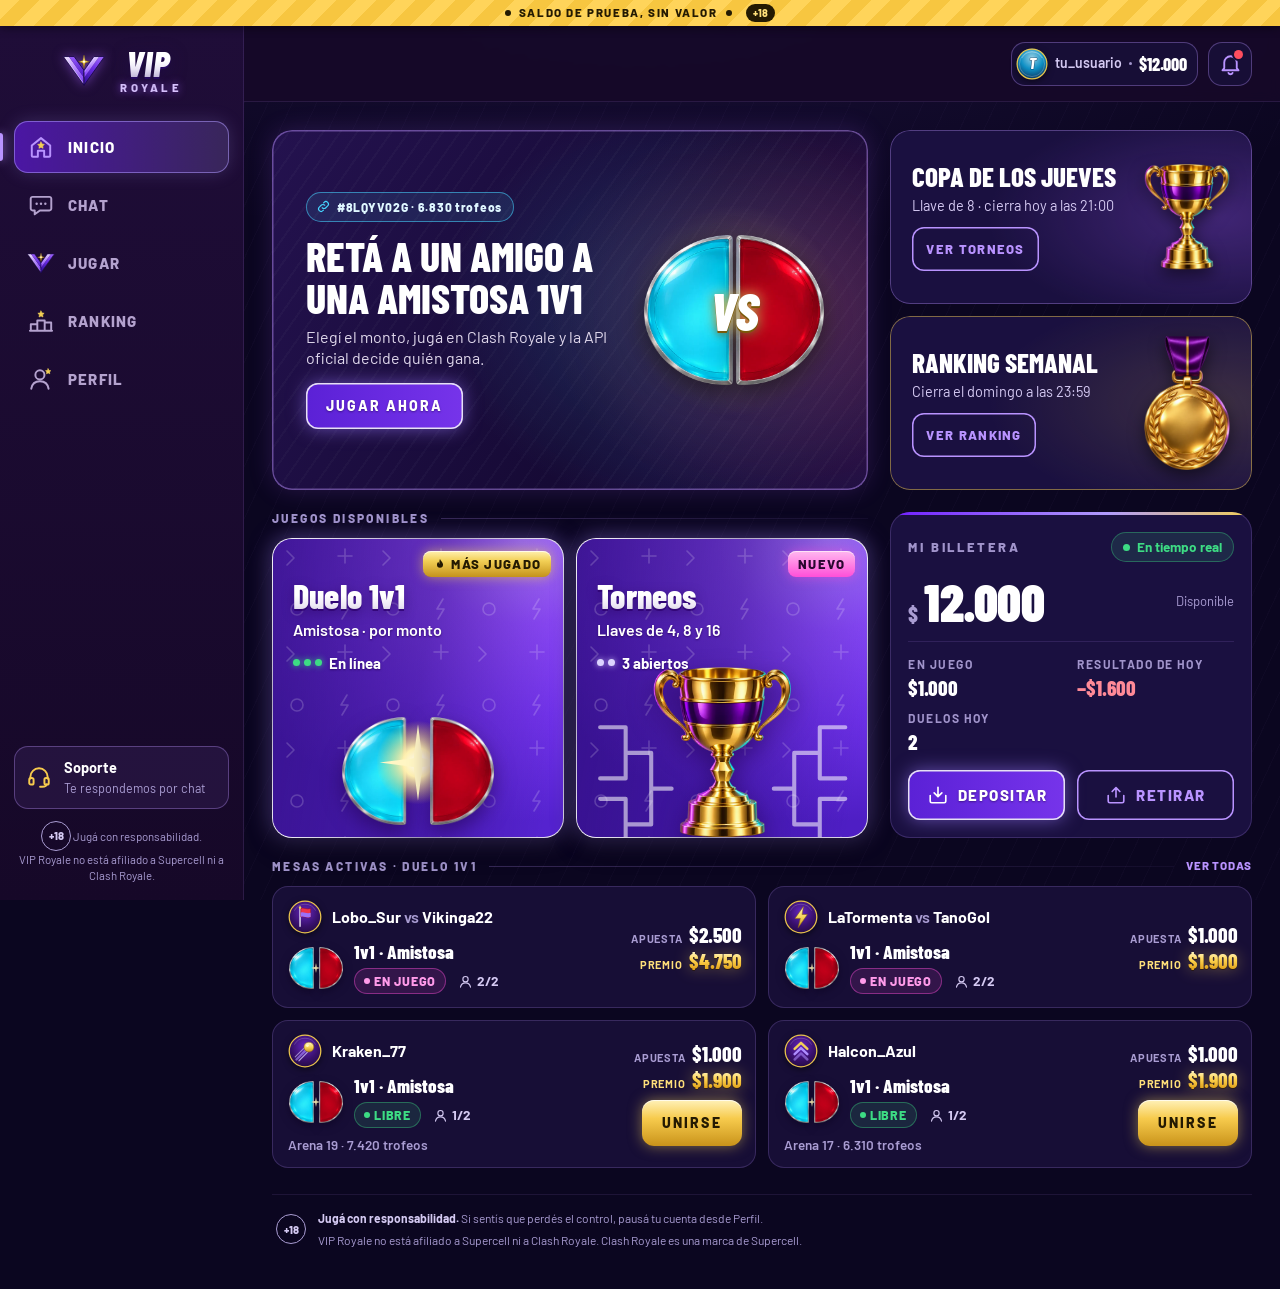
<file: index.html>
<!doctype html>
<html lang="es-AR">
<head>
<meta charset="utf-8">
<meta name="viewport" content="width=device-width, initial-scale=1, viewport-fit=cover">
<meta name="theme-color" content="#0D0725">
<meta name="description" content="VIP Royale: muestra navegable del front, con datos de ejemplo. Amistosas 1v1 de Clash Royale por monto.">
<title>VIP Royale</title>
<link rel="preload" href="fuentes/barlow-condensed-latin-800-italic.woff2" as="font" type="font/woff2" crossorigin>
<link rel="preload" href="fuentes/barlow-condensed-latin-800-normal.woff2" as="font" type="font/woff2" crossorigin>
<link rel="preload" href="fuentes/barlow-latin-600-normal.woff2" as="font" type="font/woff2" crossorigin>
<link rel="stylesheet" href="estilos.css">
</head>
<body>
<!-- Degradés compartidos: se definen una sola vez, fuera de cualquier bloque oculto -->
<svg width="0" height="0" style="position:absolute" aria-hidden="true" focusable="false">
  <defs>
    <linearGradient id="g-v1" x1="0" y1="0" x2=".35" y2="1"><stop offset="0" stop-color="#F3E9FF"/><stop offset=".45" stop-color="#C097FF"/><stop offset="1" stop-color="#8446F5"/></linearGradient>
    <linearGradient id="g-v2" x1="0" y1="0" x2=".35" y2="1"><stop offset="0" stop-color="#9B5DFF"/><stop offset="1" stop-color="#5420CC"/></linearGradient>
    <linearGradient id="g-v3" x1="1" y1="0" x2=".65" y2="1"><stop offset="0" stop-color="#A46BFF"/><stop offset=".55" stop-color="#6A2BE2"/><stop offset="1" stop-color="#3E14A6"/></linearGradient>
    <linearGradient id="g-v4" x1="1" y1="0" x2=".65" y2="1"><stop offset="0" stop-color="#E2D0FF"/><stop offset="1" stop-color="#8E4CFF"/></linearGradient>
    <linearGradient id="g-oro" x1="0" y1="0" x2="0" y2="1"><stop offset="0" stop-color="#FFF6C4"/><stop offset=".5" stop-color="#F7D65A"/><stop offset="1" stop-color="#C4921C"/></linearGradient>
    <radialGradient id="g-med" cx="50%" cy="35%" r="70%"><stop offset="0" stop-color="#6426C0"/><stop offset=".6" stop-color="#38106B"/><stop offset="1" stop-color="#21093E"/></radialGradient>
    <linearGradient id="g-llama" x1="0" y1="1" x2="0" y2="0"><stop offset="0" stop-color="#F0344A"/><stop offset=".5" stop-color="#FF8A3C"/><stop offset="1" stop-color="#FFE27A"/></linearGradient>
    <linearGradient id="g-gema" x1="0" y1="0" x2="1" y2="1"><stop offset="0" stop-color="#E6E0FF"/><stop offset=".5" stop-color="#AE8EFF"/><stop offset="1" stop-color="#6304FF"/></linearGradient>
    <linearGradient id="g-sa" x1="0" y1="0" x2="1" y2="1"><stop offset="0" stop-color="#B8F3FF"/><stop offset=".5" stop-color="#2FC3F2"/><stop offset="1" stop-color="#0A78C6"/></linearGradient>
    <linearGradient id="g-sr" x1="1" y1="0" x2="0" y2="1"><stop offset="0" stop-color="#FF9AA4"/><stop offset=".5" stop-color="#F0344A"/><stop offset="1" stop-color="#A8102A"/></linearGradient>
    <radialGradient id="g-chispa" cx="50%" cy="50%" r="50%"><stop offset="0" stop-color="#FFFFFF"/><stop offset=".35" stop-color="#FFF0B0"/><stop offset="1" stop-color="#F2CF55" stop-opacity="0"/></radialGradient>
  </defs>
</svg>

<div class="cartel" role="status"><i></i>Saldo de prueba, sin valor<i></i><b class="c18" aria-label="Solo mayores de 18">+18</b></div>

<div class="app" id="app">
  <aside class="lateral" id="lateral" aria-label="Navegación principal"></aside>
  <header class="cab" id="cab"></header>
  <main class="vista" id="vista" tabindex="-1"></main>
  <nav class="barra" id="barra" aria-label="Navegación"></nav>
</div>

<div class="capa" id="capa" hidden></div>
<div id="avisos" aria-live="polite"></div>

<script src="app.js"></script>
</body>
</html>
</file>
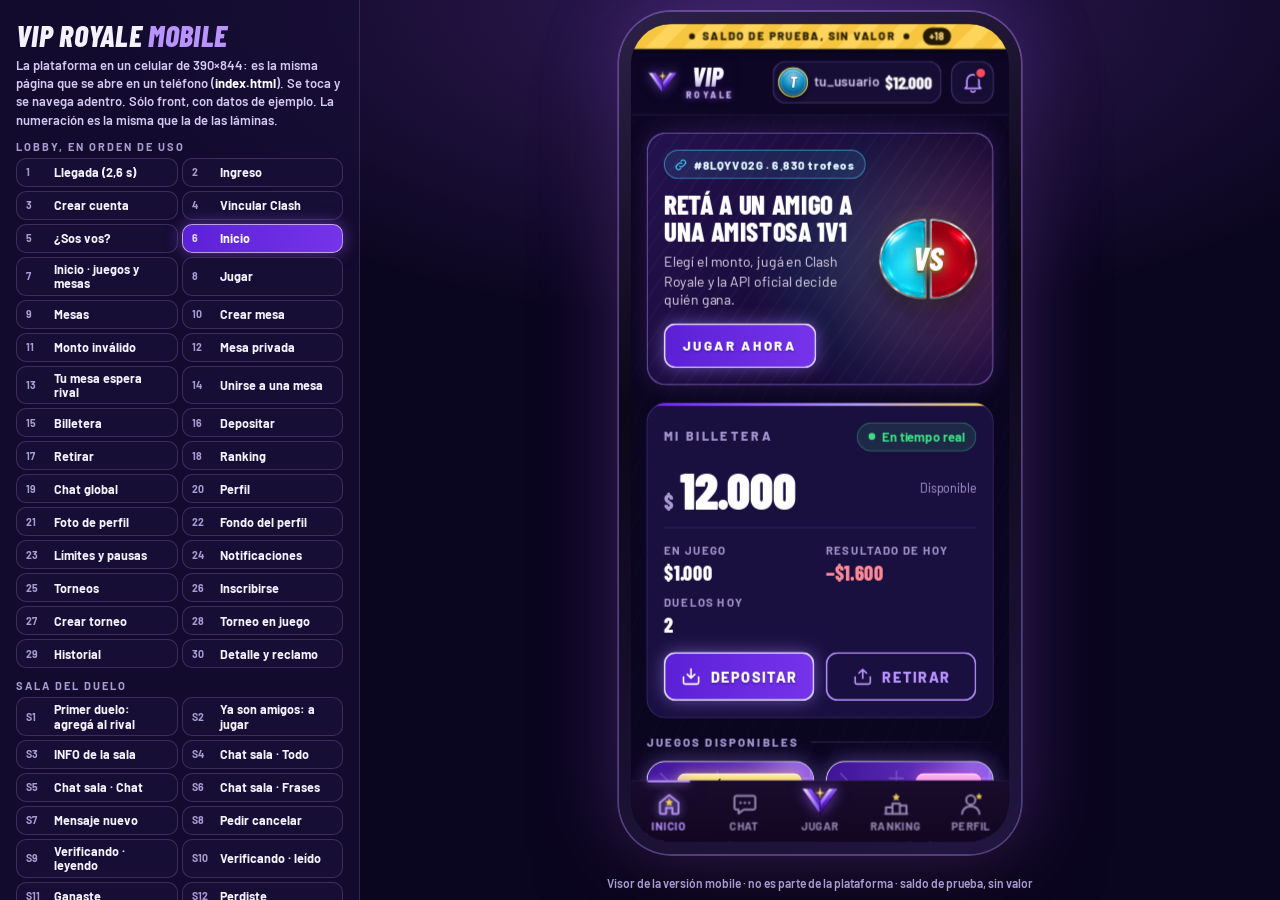
<file: celular.html>
<!DOCTYPE html>
<html lang="es-AR">
<head>
<meta charset="utf-8">
<meta name="viewport" content="width=device-width, initial-scale=1">
<meta name="description" content="VIP Royale: visor de la versión mobile, con datos de ejemplo.">
<title>VIP Royale · versión mobile (visor)</title>
<link rel="icon" href="data:,">
<!--
  VISOR, no es parte de la plataforma. Muestra index.html dentro de un marco de celular de 390×844
  para ver la versión mobile desde la PC, con accesos directos a cada pantalla y a cada estado de la sala.
  En un teléfono de verdad se abre index.html directo. Las fuentes salen de fuentes/: no hay pedidos afuera.
-->
<style>
  @font-face { font-family: "Barlow"; font-weight: 600; font-display: swap; src: url(fuentes/barlow-latin-600-normal.woff2) format("woff2"); }
  @font-face { font-family: "Barlow"; font-weight: 700; font-display: swap; src: url(fuentes/barlow-latin-700-normal.woff2) format("woff2"); }
  @font-face { font-family: "Barlow Condensed"; font-weight: 800; font-style: italic; font-display: swap; src: url(fuentes/barlow-condensed-latin-800-italic.woff2) format("woff2"); }
  @font-face { font-family: "Barlow Condensed"; font-weight: 800; font-display: swap; src: url(fuentes/barlow-condensed-latin-800-normal.woff2) format("woff2"); }
  :root { color-scheme: dark; --hint-h: 34px; }
  * { box-sizing: border-box; }
  html, body { height: 100%; }
  body { margin: 0; background: radial-gradient(90% 60% at 60% 0%, rgba(164, 92, 255, .24), transparent 60%), #0B0620; color: #F6F1FF; font: 600 14px/1.4 "Barlow", system-ui, sans-serif; overflow: hidden; }
  .wrap { height: 100%; display: grid; grid-template-columns: 360px minmax(0, 1fr); }
  aside { padding: 20px 16px 16px; border-right: 1px solid rgba(190, 150, 255, .18); background: rgba(23, 14, 54, .66); overflow: auto; scrollbar-width: thin; scrollbar-color: #5B21D6 transparent; }
  h1 { margin: 0 0 6px; font: italic 800 30px/1 "Barlow Condensed", sans-serif; letter-spacing: .01em; text-transform: uppercase; }
  h1 b { color: #B993FF; }
  p { margin: 0 0 12px; color: #D4C9F2; font-size: 13px; }
  p b { color: #fff; }
  h2 { margin: 12px 0 6px; color: #A99CD2; font: 700 11px/1 "Barlow", sans-serif; letter-spacing: .18em; text-transform: uppercase; }
  .grupo { display: grid; grid-template-columns: 1fr 1fr; gap: 4px; }
  /* Las etiquetas pueden ocupar dos renglones: nunca se cortan con «…» */
  button { display: flex; align-items: center; gap: 6px; width: 100%; margin: 0; min-height: 29px; padding: 4px 9px; white-space: normal; text-align: left; cursor: pointer; border-radius: 10px;
    font: 700 12.5px/1.15 "Barlow", sans-serif; color: #F6F1FF; background: #170E36; border: 1px solid rgba(190, 150, 255, .22); transition: border-color .15s, background .15s; }
  button span { min-width: 0; }
  .tam { display: grid; grid-template-columns: repeat(4, 1fr); gap: 4px; }
  .tam button { justify-content: center; text-align: center; padding: 4px; font-size: 11.5px; }
  button:hover { border-color: #A45CFF; }
  button:focus-visible { outline: 2px solid #B993FF; outline-offset: 2px; }
  button.on { color: #fff; background: linear-gradient(100deg, #5B21D6, #7634EA); border-color: rgba(255, 255, 255, .55); box-shadow: 0 0 16px rgba(164, 92, 255, .5); }
  button i { flex: none; width: 22px; font-style: normal; font-size: 10.5px; color: #A99CD2; }
  button.on i { color: #E6DAFF; }
  /* El escenario reserva abajo una franja propia para el texto: el teléfono nunca la pisa */
  .stage { position: relative; min-width: 0; min-height: 0; overflow: hidden; }
  .phone { position: absolute; left: 50%; top: calc((100% - var(--hint-h)) / 2); width: calc(var(--w, 390px) + 24px); height: calc(var(--h, 844px) + 24px); padding: 12px; border-radius: 54px; transform: translate(-50%, -50%) scale(var(--s, 1)); transform-origin: 50% 50%;
    background: linear-gradient(160deg, #2C2147, #0C0718 40%, #211640); box-shadow: 0 0 0 2px rgba(190, 150, 255, .35), 0 0 80px rgba(164, 92, 255, .32), 0 40px 80px rgba(0, 0, 0, .6); }
  /* La pantalla recorta al marco: con el teléfono escalado, las esquinas del iframe quedaban cuadradas */
  .pantalla { width: var(--w, 390px); height: var(--h, 844px); border-radius: 42px; overflow: hidden; isolation: isolate; clip-path: inset(0 round 42px); background: #0B0620; transform: translateZ(0); }
  iframe { width: 100%; height: 100%; border: 0; display: block; background: #0B0620; }
  .hint { position: absolute; left: 0; right: 0; bottom: 0; height: var(--hint-h); display: grid; place-items: center; padding: 0 12px; text-align: center; color: #A99CD2; font-size: 12px; pointer-events: none; white-space: nowrap; overflow: hidden; text-overflow: ellipsis; }
  @media (max-width: 1100px) { .wrap { grid-template-columns: 300px minmax(0, 1fr); } .grupo { grid-template-columns: 1fr; } }
  @media (max-width: 760px) { .wrap { grid-template-columns: 1fr; } aside { display: none; } }
</style>
</head>
<body>
<div class="wrap">
  <aside>
    <h1>VIP Royale <b>mobile</b></h1>
    <p>La plataforma en un celular de 390×844: es la misma página que se abre en un teléfono (<b>index.html</b>). Se toca y se navega adentro. Sólo front, con datos de ejemplo. La numeración es la misma que la de las láminas.</p>
    <h2>Lobby, en orden de uso</h2>
    <div class="grupo" id="nav-lobby"></div>
    <h2>Sala del duelo</h2>
    <div class="grupo" id="nav-sala"></div>
    <h2>Tamaño de pantalla</h2>
    <div class="tam" id="nav-tam"></div>
    <p style="margin-top:8px;font-size:12px;color:#A99CD2">390×664 es lo que se ve en el Safari de un iPhone con las barras abiertas; 375×667, un iPhone SE; 360×640, un Android chico.</p>
  </aside>
  <div class="stage" id="stage">
    <div class="phone" id="phone"><div class="pantalla"><iframe id="f" title="VIP Royale en celular" src="index.html?visor=1#inicio"></iframe></div></div>
    <div class="hint" id="hint">Visor de la versión mobile · no es parte de la plataforma · saldo de prueba, sin valor</div>
  </div>
</div>
<script>
(function () {
  var f = document.getElementById('f'), phone = document.getElementById('phone'), stage = document.getElementById('stage');
  /* [texto, consulta, pantalla]. Mismo orden y misma numeración que las láminas del recorrido (1 a 30 y S1 a S16).
     La consulta pide un estado que no tiene pantalla propia (una hoja abierta, el chat de la sala…). amigo=1: el rival ya es amigo. */
  var LOBBY = [
    ['Llegada (2,6 s)', 'intro=1', 'ingreso'], ['Ingreso', '', 'ingreso'], ['Crear cuenta', 'estado=registro', 'ingreso'], ['Vincular Clash', '', 'vincular'], ['¿Sos vos?', 'estado=vinc-2', 'vincular'],
    ['Inicio', '', 'inicio'], ['Inicio · juegos y mesas', 'estado=inicio-juegos', 'inicio'], ['Jugar', '', 'jugar'], ['Mesas', '', 'mesas'], ['Crear mesa', '', 'crear'],
    ['Monto inválido', 'estado=crear-invalido', 'crear'], ['Mesa privada', 'estado=privada', 'mesas'], ['Tu mesa espera rival', 'estado=mi-mesa', 'mesas'], ['Unirse a una mesa', 'estado=unirse', 'mesas'],
    ['Billetera', '', 'billetera'], ['Depositar', 'estado=depositar', 'billetera'], ['Retirar', 'estado=retirar', 'billetera'],
    ['Ranking', '', 'ranking'], ['Chat global', '', 'chat'], ['Perfil', '', 'perfil'], ['Foto de perfil', 'estado=avatares', 'perfil'], ['Fondo del perfil', 'estado=fondo-perfil', 'perfil'], ['Límites y pausas', 'estado=limites', 'perfil'],
    ['Notificaciones', '', 'notificaciones'], ['Torneos', '', 'torneos'], ['Inscribirse', 'estado=inscribirme', 'torneos'], ['Crear torneo', 'estado=crear-torneo', 'torneos'], ['Torneo en juego', 'estado=torneo-juego', 'torneos'],
    ['Historial', '', 'historial'], ['Detalle y reclamo', 'estado=hist-detalle', 'historial']
  ];
  var SALA = [
    ['Primer duelo: agregá al rival', '', 'duelo'], ['Ya son amigos: a jugar', 'amigo=1', 'duelo'], ['INFO de la sala', 'estado=info', 'duelo'],
    ['Chat sala · Todo', 'estado=chat-todo&amigo=1', 'duelo'], ['Chat sala · Chat', 'estado=chat-chat&amigo=1', 'duelo'], ['Chat sala · Frases', 'estado=chat-frases&amigo=1', 'duelo'], ['Mensaje nuevo', 'estado=chat-punto&amigo=1', 'duelo'],
    ['Pedir cancelar', 'estado=cancelar&amigo=1', 'duelo'], ['Verificando · leyendo', 'amigo=1', 'verificando'], ['Verificando · leído', 'estado=verif-leido&amigo=1', 'verificando'],
    ['Ganaste', 'amigo=1', 'ganaste'], ['Perdiste', 'amigo=1', 'perdiste'], ['Empate', 'amigo=1', 'empate'], ['Revancha', 'estado=revancha&amigo=1', 'ganaste'],
    ['Temas de sala', 'estado=temas&amigo=1', 'duelo'], ['Tema Platino', 'sala=platino&amigo=1', 'duelo']
  ];
  var TAM = [[390, 844], [390, 664], [375, 667], [360, 640]];
  var actual = null, tam = TAM[0];
  /* Siempre se recarga el marco entero: cada acceso arranca con el estado de ejemplo limpio */
  function cargar(x) { f.src = 'index.html?visor=1&' + (x[1] ? x[1] + '&' : '') + 't=' + Date.now() + '#' + x[2]; }
  function mk(host, list, pre) {
    list.forEach(function (x, k) {
      var b = document.createElement('button');
      b.innerHTML = '<i>' + pre + (k + 1) + '</i><span></span>'; b.lastChild.textContent = x[0];
      b.addEventListener('click', function () {
        document.querySelectorAll('#nav-lobby button, #nav-sala button').forEach(function (o) { o.classList.remove('on'); }); b.classList.add('on');
        actual = x; cargar(x);
      });
      host.appendChild(b);
    });
  }
  mk(document.getElementById('nav-lobby'), LOBBY, ''); mk(document.getElementById('nav-sala'), SALA, 'S');
  document.querySelectorAll('#nav-lobby button')[5].classList.add('on');
  /* Tamaño de pantalla: cambia el marco y vuelve a cargar la pantalla que estaba elegida */
  TAM.forEach(function (t, k) {
    var b = document.createElement('button'); b.textContent = t[0] + '×' + t[1]; if (!k) b.classList.add('on');
    b.addEventListener('click', function () {
      document.querySelectorAll('#nav-tam button').forEach(function (o) { o.classList.remove('on'); }); b.classList.add('on');
      tam = t; phone.style.setProperty('--w', t[0] + 'px'); phone.style.setProperty('--h', t[1] + 'px'); fit();
      document.getElementById('hint').textContent = 'Visor de la versión mobile · ' + t[0] + ' × ' + t[1] + ' · no es parte de la plataforma · saldo de prueba, sin valor';
      cargar(actual || LOBBY[5]);
    });
    document.getElementById('nav-tam').appendChild(b);
  });
  /* Escala: el teléfono entra entero en el alto que queda arriba de la franja del texto, con 12 px de aire */
  function fit() {
    var hint = 34, alto = stage.clientHeight - hint - 24, ancho = stage.clientWidth - 24;
    var s = Math.min(1, alto / (tam[1] + 24), ancho / (tam[0] + 24));
    phone.style.setProperty('--s', s.toFixed(4));
  }
  window.addEventListener('resize', fit); fit();
  /* La barra de desplazamiento del navegador (que en un teléfono no existe) la oculta la página misma con ?visor=1 */
})();
</script>
</body>
</html>
</file>
<file: estilos.css>
/* =====================================================================
   VIP ROYALE · plataforma (muestra de front, sólo front)
   Misma estructura que la plataforma de referencia, pensada para duelos 1v1
   de Clash Royale. Color principal: violeta (paleta Violeta neon).
   Para cambiar de estilo alcanza con tocar los tokens de :root.
   ===================================================================== */

@font-face { font-family: "Barlow"; font-weight: 400; font-display: swap; src: url(fuentes/barlow-latin-400-normal.woff2) format("woff2"); }
@font-face { font-family: "Barlow"; font-weight: 500; font-display: swap; src: url(fuentes/barlow-latin-500-normal.woff2) format("woff2"); }
@font-face { font-family: "Barlow"; font-weight: 600; font-display: swap; src: url(fuentes/barlow-latin-600-normal.woff2) format("woff2"); }
@font-face { font-family: "Barlow"; font-weight: 700; font-display: swap; src: url(fuentes/barlow-latin-700-normal.woff2) format("woff2"); }
@font-face { font-family: "Barlow"; font-weight: 800; font-display: swap; src: url(fuentes/barlow-latin-800-normal.woff2) format("woff2"); }
@font-face { font-family: "Barlow Condensed"; font-weight: 700; font-display: swap; src: url(fuentes/barlow-condensed-latin-700-normal.woff2) format("woff2"); }
@font-face { font-family: "Barlow Condensed"; font-weight: 800; font-display: swap; src: url(fuentes/barlow-condensed-latin-800-normal.woff2) format("woff2"); }
@font-face { font-family: "Barlow Condensed"; font-weight: 900; font-display: swap; src: url(fuentes/barlow-condensed-latin-900-normal.woff2) format("woff2"); }
@font-face { font-family: "Barlow Condensed"; font-weight: 800; font-style: italic; font-display: swap; src: url(fuentes/barlow-condensed-latin-800-italic.woff2) format("woff2"); }

/* ---------------------------------------------------------------------
   1. TOKENS
   --------------------------------------------------------------------- */
:root {
  /* Superficie: violeta muy oscuro, nunca negro neutro (paleta Violeta neon) */
  --fondo: #0B0620;
  --fondo-2: #120A2B;
  --cab: #0D0725;
  --tarjeta: #170E36;
  --tarjeta-2: #1A1040;
  --celda: #21154B;
  --borde: rgba(190, 150, 255, .20);
  --borde-2: rgba(190, 150, 255, .34);
  --hoja: linear-gradient(180deg, #24154F, #110930);
  --velo: rgba(6, 3, 18, .64);

  /* Texto (todos pasan AA sobre --tarjeta, --celda y --fondo) */
  --tx-1: #FFFFFF;
  --tx-2: #D4C9F2;
  --tx-3: #A99CD2;
  --tx-sec: #A194CB;

  /* Marca: violeta SOLO en las tarjetas de juego, la acción principal, Depositar, la pestaña activa y las luces */
  --acento: #B993FF;
  --acento-luz: rgba(164, 92, 255, .6);
  --violeta: #A45CFF;
  --violeta-x: linear-gradient(135deg, #B57CFF 0, #9150FF 38%, #6A2BE8 78%, #5420CC);
  --violeta-tile: radial-gradient(120% 95% at 86% 0, #B27EFF 0, #8E4BFA 30%, #7334EC 62%, #5523CF);
  --violeta-tile-velo: linear-gradient(100deg, rgba(42, 10, 112, .66) 0, rgba(42, 10, 112, .44) 50%, rgba(42, 10, 112, .14) 78%, transparent 94%);
  --violeta-btn: linear-gradient(90deg, #5B21D6, #6A2BE2 55%, #7634EA);
  --magenta: #FF4FD8;
  --platino: linear-gradient(135deg, #FAF8FF, #B2AAC6 28%, #F1EEF8 52%, #968DAE 78%, #EEEAF6);
  --platino-filo: #E6E0F4;

  /* Oro: lo que se gana (premio, pozo, recompensas, coronas del ganador) y Unirse */
  --oro: #F7CB4D;
  --oro-2: #E9BD45;
  --oro-claro: #FFE07A;
  --oro-btn: linear-gradient(180deg, #FFF1B8, #F7CB4D 40%, #C9931A);
  --oro-texto: linear-gradient(180deg, #FFF6C4 8%, #FFD34F 48%, #E0A21C 92%);
  --oro-tinta: #241A02;
  --oro-velo: rgba(247, 203, 77, .12);

  /* Lados del duelo: vos en cian, rival en rojo. Se distinguen de un vistazo y ninguno es el violeta de la marca */
  --vos: #45D4FF;
  --vos-grad: linear-gradient(135deg, #A6F1FF, #27BFF0 50%, #0A78C6);
  --vos-globo: linear-gradient(135deg, #0B74B4, #08578F);
  --rival: #FF4D5E;
  --rival-grad: linear-gradient(135deg, #FF7A86, #F0344A 50%, #B0122C);
  --rojo-borde: #E8475E;
  --rojo-texto: #FFB8C3;
  --verde: #3DDC84;
  --verde-velo: rgba(61, 220, 132, .12);
  --ambar: #FFB547;

  /* Caja de duelo (popups de dos lados, confirmaciones) y podio: violeta con filete dorado */
  --duelo-caja: linear-gradient(170deg, #3B1A8E, #27105F 58%, #1A0A45);
  --duelo-lado: linear-gradient(170deg, #4A3384, #2F1D62);
  --duelo-lado-off: #1B0E44;
  --podio: linear-gradient(170deg, #3E1B92, #28105F 58%, #190A40);

  /* Tipografía: Barlow y su versión condensada */
  --f-texto: "Barlow", system-ui, -apple-system, "Segoe UI", sans-serif;
  --f-titulo: "Barlow Condensed", "Barlow", system-ui, sans-serif;

  /* Radios y medidas */
  --r-s: 10px;
  --r-m: 14px;
  --r-l: 20px;
  --gutter: 16px;
  --cartel-h: 26px;
  --cab-h: 68px;
  --barra-h: 64px;
  --toque: 44px;
  --lateral-w: 244px;
  --sombra: 0 10px 24px rgba(0, 0, 0, .45);

  /* Movimiento */
  --rebote: cubic-bezier(.34, 1.56, .64, 1);
  --suave: cubic-bezier(.22, 1, .36, 1);
}

/* ---------------------------------------------------------------------
   2. BASE
   --------------------------------------------------------------------- */
*, *::before, *::after { box-sizing: border-box; }
html { -webkit-text-size-adjust: 100%; color-scheme: dark; }
html, body { margin: 0; min-height: 100%; }
body {
  font-family: var(--f-texto);
  font-size: 15px;
  line-height: 1.35;
  color: var(--tx-1);
  background-color: var(--fondo);
  background-image:
    repeating-linear-gradient(115deg, rgba(191, 150, 255, .022) 0 1px, transparent 1px 22px),
    radial-gradient(90% 40% at 50% 0, rgba(146, 90, 248, .10), transparent 70%);
  background-attachment: fixed;
  overflow-x: hidden;
  -webkit-tap-highlight-color: transparent;
}
button, input, select, textarea { font: inherit; color: inherit; }
/* Sólo dentro del visor celular.html: se desplaza el body y no hay barra de desplazamiento (un teléfono no la muestra) */
html.en-visor { overflow: hidden; height: 100%; }
html.en-visor body { height: 100%; overflow-y: auto; scrollbar-width: none; }
html.en-visor body::-webkit-scrollbar { display: none; }
button { cursor: pointer; border: 0; background: none; padding: 0; }
a { color: var(--acento); }
img { display: block; max-width: 100%; height: auto; }
h1, h2, h3, p { margin: 0; }
:focus-visible { outline: none; }
html.teclado :focus-visible { outline: 2px solid var(--acento); outline-offset: 2px; }
.vista:focus, .vista:focus-visible { outline: none; }
.vh { position: absolute !important; width: 1px; height: 1px; overflow: hidden; clip: rect(0 0 0 0); white-space: nowrap; }
.ic { display: inline-block; width: 1.25em; height: 1.25em; flex: none; vertical-align: -.22em; }
.ic svg, svg.ic { width: 100%; height: 100%; overflow: visible; display: block; }
.num { font-variant-numeric: tabular-nums; }

/* ---------------------------------------------------------------------
   3. CARTEL FIJO DE SALDO DE PRUEBA (nada lo tapa)
   --------------------------------------------------------------------- */
.cartel {
  position: fixed; inset: 0 0 auto 0; z-index: 10000;
  height: var(--cartel-h);
  display: flex; align-items: center; justify-content: center; gap: 8px;
  font: 800 11.5px/1 var(--f-texto); letter-spacing: .14em; text-transform: uppercase;
  color: #241A02;
  background: repeating-linear-gradient(135deg, #FFD45A 0 14px, #F7C640 14px 28px);
  box-shadow: 0 2px 10px rgba(0, 0, 0, .45);
  pointer-events: none;
}
.cartel i { width: 6px; height: 6px; border-radius: 50%; background: #241A02; }
.cartel .c18 { display: inline-grid; place-items: center; height: 18px; margin-left: 6px; padding: 0 7px; border-radius: 999px; font: 800 10.5px/1 var(--f-texto); letter-spacing: .02em; color: #FFE07A; background: #241A02; }

/* ---------------------------------------------------------------------
   4. SHELL: cabecera, barra lateral, vista y barra inferior
   --------------------------------------------------------------------- */
.app { padding-top: var(--cartel-h); min-height: 100vh; }

.logo { display: inline-flex; align-items: center; gap: 8px; min-height: var(--toque); text-decoration: none; color: inherit; }
.logo-em { width: 36px; height: 26px; flex: none; overflow: visible; filter: drop-shadow(0 0 6px rgba(164, 92, 255, .55)); }
.logo-txt { display: inline-grid; justify-items: center; line-height: 1; }
.logo-txt b {
  font: italic 800 29px/.86 var(--f-titulo); letter-spacing: .015em; text-transform: uppercase; padding-right: 3px;
  background: linear-gradient(180deg, #fff 40%, #E9E4F5 68%, #B7ACD0); -webkit-background-clip: text; background-clip: text; color: transparent;
  filter: drop-shadow(0 2px 0 rgba(40, 10, 100, .9)) drop-shadow(0 3px 8px rgba(30, 6, 80, .5));
}
.logo-txt i {
  margin-top: 3px; padding-left: .3em; font: 800 9.4px/1 var(--f-texto); font-style: normal; letter-spacing: .3em; text-transform: uppercase; text-align: center;
  color: #D9C4FF; text-shadow: 0 0 8px rgba(164, 92, 255, .8);
}

.cab {
  position: sticky; top: var(--cartel-h); z-index: 50;
  display: flex; align-items: center; gap: 10px;
  height: var(--cab-h); padding: 0 var(--gutter);
  background: var(--cab);
  border-bottom: 1px solid rgba(162, 125, 222, .14);
}
.cab .logo { margin-right: auto; min-width: 0; gap: 5px; }
.pill {
  display: flex; align-items: center; gap: 7px; min-width: 0;
  height: var(--toque); padding: 0 11px 0 5px;
  border-radius: 14px; background: var(--tarjeta);
  box-shadow: inset 0 0 0 1px var(--borde-2);
  text-decoration: none; color: inherit;
}
.pill .av { width: 32px; height: 32px; }
.pill-user { font-weight: 600; font-size: 14px; color: var(--tx-2); white-space: nowrap; overflow: hidden; text-overflow: ellipsis; min-width: 0; }
.pill-sep { width: 3px; height: 3px; border-radius: 50%; background: var(--tx-sec); flex: none; }
.pill-saldo { font: 800 18px/1 var(--f-titulo); color: #fff; white-space: nowrap; flex: none; }
.campana {
  position: relative; flex: none; width: 44px; height: 44px; display: grid; place-items: center;
  border-radius: 14px; background: var(--tarjeta); box-shadow: inset 0 0 0 1px var(--borde-2); color: var(--acento);
}
.campana .ic { width: 25px; height: 25px; }
.campana b {
  position: absolute; top: 8px; right: 9px; width: 9px; height: 9px; border-radius: 50%;
  background: var(--rival); box-shadow: 0 0 0 2px var(--tarjeta);
}

.vista { padding: 18px var(--gutter) calc(var(--barra-h) + 28px + env(safe-area-inset-bottom)); max-width: 640px; margin: 0 auto; }
.vista > * + * { margin-top: 18px; }
body.en-sala .vista, body.sin-shell .vista { padding: 0; max-width: none; }
.rk-grilla, .perfil-grilla, .dos-col, .jugar-grilla { display: grid; gap: 18px; }
.rk-grilla > *, .perfil-grilla > *, .dos-col > *, .jugar-grilla > * { margin: 0 !important; min-width: 0; }
.col { display: grid; gap: 16px; align-content: start; min-width: 0; }
.inicio-grilla { display: grid; gap: 18px; grid-template-areas: "banner" "bill" "juegos" "promos" "mesas"; }
.inicio-grilla > * { min-width: 0; }
.a-banner { grid-area: banner; } .a-bill { grid-area: bill; } .a-juegos { grid-area: juegos; } .a-mesas { grid-area: mesas; } .a-promos { grid-area: promos; }

/* Barra inferior de cinco, Jugar al centro con el emblema */
.barra {
  position: fixed; inset: auto 0 0 0; z-index: 60;
  display: grid; grid-template-columns: repeat(5, 1fr);
  height: calc(var(--barra-h) + env(safe-area-inset-bottom)); padding-bottom: env(safe-area-inset-bottom);
  background: linear-gradient(180deg, #190C2D, #120722);
  border-top: 1px solid rgba(162, 125, 222, .16);
}
.barra a {
  position: relative; display: flex; flex-direction: column; align-items: center; justify-content: center; gap: 4px;
  min-height: var(--toque);
  font: 700 11.5px/1 var(--f-texto); letter-spacing: .06em; text-transform: uppercase;
  color: #9B8AB6; text-decoration: none;
  transition: color .2s, transform .15s;
}
.barra a:active { transform: scale(.92); }
.barra .ic { width: 27px; height: 27px; }
.barra a.on { color: var(--acento); }
.barra a.on .ic svg { filter: drop-shadow(0 0 5px rgba(172, 149, 250, .85)); }
.barra a.on .ic svg .tr { stroke-dasharray: 90; animation: trazo .6s ease-out; }
.barra .jugar-em { width: 42px; height: 30px; margin-top: -5px; overflow: visible; filter: drop-shadow(0 0 7px rgba(164, 92, 255, .7)); }
.barra a.on .jugar-em { animation: rebote-em .5s var(--rebote); filter: drop-shadow(0 0 12px rgba(180, 120, 255, 1)); }
.barra a.jugar span { margin-top: 2px; }
.luz { position: absolute; top: -1px; left: 0; width: 20%; height: 2px; pointer-events: none; transition: transform .34s var(--suave); }
.luz::before { content: ""; display: block; width: 56%; height: 100%; margin: 0 auto; border-radius: 2px; background: var(--acento); box-shadow: 0 0 10px var(--acento), 0 0 22px var(--acento-luz); }
@keyframes trazo { from { stroke-dashoffset: 90; } to { stroke-dashoffset: 0; } }
@keyframes rebote-em { 0% { transform: scale(.7) rotate(-10deg); } 100% { transform: none; } }

/* Barra lateral: solo computadora */
.lateral { display: none; }

/* Pie legal */
.pie {
  display: grid; grid-template-columns: auto 1fr; align-items: center; gap: 12px;
  margin-top: 26px !important; padding: 14px 4px 0; border-top: 1px solid rgba(162, 125, 222, .12);
  font-size: 12px; line-height: 18px; color: var(--tx-3); text-align: left;
}
.pie p + p { margin-top: 4px; }
.pie b { color: var(--tx-2); }
.mas18 { display: inline-grid; place-items: center; flex: none; width: 30px; height: 30px; border-radius: 50%; border: 1.5px solid var(--tx-3); font: 800 11px/1 var(--f-texto); color: var(--tx-2); }
.legal-sala { display: flex; align-items: center; gap: 10px; font-size: 12.5px; line-height: 18px; color: var(--tx-3); }

/* ---------------------------------------------------------------------
   5. COMPONENTES
   --------------------------------------------------------------------- */
.sec {
  display: flex; align-items: center; gap: 12px;
  font: 800 12px/1 var(--f-texto); letter-spacing: .2em; text-transform: uppercase; color: var(--tx-sec);
}
.sec::after { content: ""; flex: 1; height: 1px; background: linear-gradient(90deg, rgba(162, 125, 222, .28), rgba(162, 125, 222, .06)); }
.sec small { order: 2; font-size: 11.5px; letter-spacing: .08em; color: var(--tx-3); }
.sec.con-cuenta::after { order: 1; }

.titulo-pant { font: 800 31px/1.02 var(--f-titulo); text-transform: uppercase; letter-spacing: .01em; }
.titulo-pant.oro { background: var(--oro-texto); -webkit-background-clip: text; background-clip: text; color: transparent; filter: drop-shadow(0 2px 0 rgba(40, 24, 0, .6)); }
.bajada { margin-top: 6px !important; color: var(--tx-3); font-size: 15px; }

.tarjeta {
  position: relative; border-radius: var(--r-l); background: var(--tarjeta);
  box-shadow: inset 0 0 0 1px var(--borde);
}

/* Botones: elevado = se toca */
.btn {
  position: relative; overflow: hidden; display: inline-flex; align-items: center; justify-content: center; gap: 9px;
  min-height: 48px; padding: 0 18px; border-radius: 12px;
  font: 800 15px/1 var(--f-texto); letter-spacing: .14em; text-transform: uppercase; text-decoration: none;
  transition: transform .15s, filter .2s, box-shadow .2s;
}
.btn:active { transform: scale(.97); }
.btn .ic { width: 22px; height: 22px; }
.btn-violeta { color: #fff; background: var(--violeta-btn); box-shadow: inset 0 0 0 1.5px var(--platino-filo), inset 0 1px 0 rgba(218, 206, 255, .6), 0 0 18px rgba(157, 123, 255, .55); text-shadow: 0 1px 2px rgba(35, 0, 81, .55); }
.btn-violeta::after, .btn-oro.brilla::after {
  content: ""; position: absolute; top: 0; bottom: 0; left: -50%; width: 34%;
  background: linear-gradient(100deg, transparent, rgba(255, 255, 255, .34), transparent);
  animation: barrido 3.4s ease-in-out infinite; pointer-events: none;
}
.btn-linea { color: var(--acento); background: transparent; box-shadow: inset 0 0 0 1.5px var(--acento); }
.btn-linea .ic { color: var(--acento); }
.btn-oro { color: var(--oro-tinta); background: var(--oro-btn); box-shadow: 0 0 14px rgba(242, 207, 85, .5), inset 0 1px 0 rgba(255, 255, 255, .7); }
.btn-oro-linea { color: var(--oro); background: rgba(21, 12, 35, .6); box-shadow: inset 0 0 0 1.5px rgba(232, 196, 74, .75); }
.btn-rojo { color: var(--rojo-texto); background: #180B3B; box-shadow: inset 0 0 0 2px var(--rojo-borde); }
.btn-neutro { color: #CABEDD; background: rgba(27, 14, 44, .9); box-shadow: inset 0 0 0 1.5px rgba(186, 164, 220, .28); }
.btn-ancho { width: 100%; }
.btn[disabled], .btn[aria-disabled="true"] { filter: grayscale(.85) brightness(.6); cursor: not-allowed; box-shadow: inset 0 0 0 1.5px rgba(186, 164, 220, .25); }
.btn[disabled]::after { display: none; }
@keyframes barrido { 0%, 62% { left: -50%; } 100% { left: 130%; } }

.chip {
  display: inline-flex; align-items: center; justify-content: center; flex: none;
  min-height: var(--toque); padding: 0 16px; border-radius: 12px;
  font: 700 14px/1 var(--f-texto); color: var(--tx-1); background: var(--celda);
  box-shadow: inset 0 0 0 1px var(--borde-2); white-space: nowrap;
}
.chip.on { color: var(--acento); background: rgba(172, 149, 250, .10); box-shadow: inset 0 0 0 1.5px var(--acento), 0 0 14px rgba(172, 149, 250, .25); }
.chip.on-oro { color: var(--oro); background: var(--oro-velo); box-shadow: inset 0 0 0 1.5px var(--oro-2); }
.chips { display: flex; gap: 8px; overflow-x: auto; scrollbar-width: none; margin-left: calc(-1 * var(--gutter)); margin-right: calc(-1 * var(--gutter)); padding: 2px 48px 2px var(--gutter); -webkit-mask-image: linear-gradient(90deg, #000 calc(100% - 84px), transparent calc(100% - 4px)); mask-image: linear-gradient(90deg, #000 calc(100% - 84px), transparent calc(100% - 4px)); }
.chips::-webkit-scrollbar { display: none; }

.estado {
  display: inline-flex; align-items: center; gap: 6px; height: 26px; padding: 0 10px; border-radius: 999px;
  font: 800 12.5px/1 var(--f-texto); letter-spacing: .06em; text-transform: uppercase; white-space: nowrap;
}
.estado::before { content: ""; width: 6px; height: 6px; border-radius: 50%; background: currentColor; }
.estado.libre { color: var(--verde); background: var(--verde-velo); box-shadow: inset 0 0 0 1px rgba(61, 220, 132, .38); }
.estado.esperando { color: var(--ambar); background: rgba(255, 181, 71, .12); box-shadow: inset 0 0 0 1px rgba(255, 181, 71, .4); }
.estado.esperando::before { animation: late 1.2s ease-in-out infinite; }
.estado.enjuego { color: #FF9BEA; background: rgba(255, 79, 216, .12); box-shadow: inset 0 0 0 1px rgba(255, 79, 216, .42); }
@keyframes late { 50% { opacity: .25; } }

.hot {
  display: inline-flex; align-items: center; gap: 4px; height: 26px; padding: 0 10px; border-radius: 8px;
  font: 800 13px/1 var(--f-texto); letter-spacing: .1em; color: var(--oro-tinta);
  background: linear-gradient(180deg, #FFF0B0, #F2CF55 38%, #C4921C);
  box-shadow: 0 0 12px rgba(242, 207, 85, .6), inset 0 1px 0 rgba(255, 255, 255, .75);
}
.hot .ic { width: 14px; height: 14px; }
.nuevo { display: inline-flex; align-items: center; height: 26px; padding: 0 10px; border-radius: 8px; font: 800 13px/1 var(--f-texto); letter-spacing: .1em; color: #2A0730; background: linear-gradient(180deg, #FFB8F0, #FF4FD8); box-shadow: 0 0 12px rgba(255, 79, 216, .5), inset 0 1px 0 rgba(255, 255, 255, .6); }

/* Avatar: medalla redonda con aro dorado */
.av { position: relative; display: inline-grid; place-items: center; flex: none; width: 44px; height: 44px; border-radius: 50%; }
.av svg { width: 100%; height: 100%; display: block; filter: drop-shadow(0 2px 3px rgba(0, 0, 0, .5)); }
.av.ini { background: none; }
.ini-l { font: italic 800 23px var(--f-titulo); fill: #fff; stroke: rgba(4, 22, 52, .55); stroke-width: 1.6px; paint-order: stroke; }

/* Montos: apuesta y premio del mismo tamaño, premio en dorado */
.montos { display: grid; justify-items: end; gap: 5px; text-align: right; }
.monto { display: flex; align-items: baseline; gap: 6px; white-space: nowrap; }
.monto small { font: 700 11px/1 var(--f-texto); letter-spacing: .08em; text-transform: uppercase; color: var(--tx-3); }
.monto b { font: 800 21px/1 var(--f-titulo); color: #fff; }
.monto.premio small { color: var(--oro-claro); }
.monto.premio b { background: var(--oro-texto); -webkit-background-clip: text; background-clip: text; color: transparent; filter: drop-shadow(0 1px 0 rgba(40, 24, 0, .6)) drop-shadow(0 0 8px rgba(255, 214, 80, .4)); }

/* Campos */
.campo { display: grid; gap: 7px; }
.campo label, .campo .rot { font: 700 12.5px/1 var(--f-texto); letter-spacing: .08em; text-transform: uppercase; color: var(--tx-2); }
.input {
  width: 100%; min-height: 50px; padding: 0 14px; border: 0; border-radius: 12px;
  font-size: 16px; font-weight: 600; color: #fff; background: #100A2E;
  box-shadow: inset 0 0 0 1.5px rgba(175, 143, 226, .3); outline: 0;
}
.input:focus { box-shadow: inset 0 0 0 2px var(--acento), 0 0 0 3px rgba(172, 149, 250, .18); }
.input.mal { box-shadow: inset 0 0 0 2px var(--rojo-borde); }
.input::placeholder { color: #8C7AA9; }
.campo .ayuda { font-size: 13px; color: var(--tx-3); }
.campo .error { font-size: 13.5px; font-weight: 700; color: var(--rojo-texto); }
.monto-input { position: relative; }
.monto-input span { position: absolute; left: 14px; top: 50%; transform: translateY(-50%); font: 800 20px/1 var(--f-titulo); color: var(--tx-3); pointer-events: none; }
.monto-input .input { padding-left: 30px; font: 800 22px/1 var(--f-titulo); }
.check { display: flex; gap: 12px; align-items: flex-start; min-height: var(--toque); font-size: 14px; color: var(--tx-2); cursor: pointer; }
.check input { appearance: none; width: 24px; height: 24px; flex: none; margin: 0; border-radius: 7px; box-shadow: inset 0 0 0 1.5px rgba(191, 167, 230, .5); background: #1B0932; display: grid; place-items: center; }
.check input:checked { background: var(--violeta-btn); box-shadow: inset 0 0 0 1.5px var(--platino-filo); }
.check input:checked::after { content: ""; width: 11px; height: 6px; border: 2.5px solid #fff; border-top: 0; border-right: 0; transform: translateY(-2px) rotate(-45deg); }

.interruptor { position: relative; width: 50px; height: 30px; flex: none; appearance: none; margin: 0; border-radius: 999px; background: #341E54; box-shadow: inset 0 0 0 1px var(--borde-2); cursor: pointer; transition: background .2s; }
.interruptor::after { content: ""; position: absolute; top: 4px; left: 4px; width: 22px; height: 22px; border-radius: 50%; background: #D9CDEB; transition: transform .2s var(--suave); }
.interruptor:checked { background: var(--violeta-btn); }
.interruptor:checked::after { transform: translateX(20px); background: #fff; }

/* Segmentado (Semanal/Mensual, Abierta/Privada, Ingresar/Crear cuenta) */
.segm { display: grid; grid-auto-flow: column; grid-auto-columns: 1fr; gap: 6px; padding: 6px; border-radius: 16px; background: rgba(38, 22, 58, .7); box-shadow: inset 0 0 0 1px var(--borde); }
.segm button { min-height: 46px; border-radius: 11px; font: 700 16px/1 var(--f-texto); color: #A190BB; }
.segm button.on { color: var(--oro); background: rgba(242, 207, 85, .1); box-shadow: inset 0 0 0 1.5px rgba(232, 196, 74, .75); }
.segm.violeta button.on { color: #fff; background: var(--violeta-btn); box-shadow: inset 0 0 0 1.5px var(--platino-filo); }

/* Lista de cuenta */
.lista { border-radius: var(--r-l); background: var(--tarjeta); box-shadow: inset 0 0 0 1px var(--borde); overflow: hidden; }
.fila {
  display: flex; align-items: center; gap: 14px; width: 100%; min-height: 66px; padding: 12px 16px;
  text-align: left; text-decoration: none; color: inherit; border-top: 1px solid rgba(162, 125, 222, .14);
}
.fila:first-child { border-top: 0; }
.fila:active { background: rgba(255, 255, 255, .03); }
.fila .fi { display: grid; place-items: center; width: 44px; height: 44px; flex: none; border-radius: 12px; background: rgba(42, 24, 71, .9); box-shadow: inset 0 0 0 1px var(--borde-2); color: #EAE2F7; }
.fila .fi .ic { width: 22px; height: 22px; }
.fila .ft { flex: 1; min-width: 0; }
.fila .ft b { display: block; font-size: 17px; font-weight: 700; }
.fila .ft small { display: block; margin-top: 3px; font-size: 14px; color: var(--tx-3); white-space: nowrap; overflow: hidden; text-overflow: ellipsis; }
.fila .fc { color: #9585B0; width: 18px; height: 18px; }
.fila.peligro .ft b { color: var(--rojo-texto); }

/* Hoja que sube (depositar, retirar, crear mesa, unirse, temas, fondos, avatares) */
.capa { position: fixed; inset: var(--cartel-h) 0 0 0; z-index: 900; }
.capa[hidden] { display: none; }
.capa .velo { position: absolute; inset: 0; background: var(--velo); backdrop-filter: blur(3px); -webkit-backdrop-filter: blur(3px); animation: aparece .2s ease-out; }
.hoja {
  position: absolute; left: 50%; bottom: 0; width: 100%; max-width: 520px; max-height: calc(100% - 24px);
  display: flex; flex-direction: column;
  transform: translateX(-50%);
  border-radius: 22px 22px 0 0; background: var(--hoja);
  box-shadow: 0 -12px 34px rgba(0, 0, 0, .6), inset 0 1px 0 rgba(194, 160, 255, .35);
  animation: hoja-sube .28s var(--suave);
}
.hoja-cab { display: flex; align-items: flex-start; justify-content: space-between; gap: 12px; padding: 18px 16px 12px; }
.hoja-cab h2 { font: 800 27px/1.05 var(--f-titulo); }
.hoja-cab p { margin-top: 5px; font-size: 14.5px; font-weight: 600; color: #D3C0EF; }
.cerrar { display: grid; place-items: center; width: 44px; height: 44px; flex: none; border-radius: 12px; color: #fff; background: rgba(255, 255, 255, .09); }
.cerrar .ic { width: 20px; height: 20px; }
.hoja-cuerpo { flex: 1; min-height: 0; overflow-y: auto; padding: 4px 16px 20px; overscroll-behavior: contain; }
.hoja-cuerpo > * + * { margin-top: 16px; }
.hoja-pie { padding: 12px 16px calc(14px + env(safe-area-inset-bottom)); background: linear-gradient(180deg, rgba(23, 8, 41, 0), #170829 26%); border-top: 1px solid rgba(162, 125, 222, .14); }
.hoja-pie .btn { width: 100%; min-height: 54px; font-size: 16px; }
.hoja-pie .nota-pie { margin-top: 8px; text-align: center; font-size: 12.5px; color: var(--tx-3); }
@keyframes hoja-sube { from { transform: translate(-50%, 100%); } }
@keyframes aparece { from { opacity: 0; } }

/* Desglose de plata: se ve antes de confirmar */
.desglose { border-radius: 14px; background: rgba(21, 7, 40, .7); box-shadow: inset 0 0 0 1px var(--borde); padding: 4px 14px; }
.desglose div { display: flex; justify-content: space-between; align-items: baseline; gap: 10px; padding: 10px 0; border-top: 1px dashed rgba(175, 143, 226, .18); font-size: 15px; color: var(--tx-2); }
.desglose div:first-child { border-top: 0; }
.desglose b { font: 800 19px/1 var(--f-titulo); color: #fff; white-space: nowrap; }
.desglose .cobra { color: var(--oro-claro); font-weight: 700; }
.desglose .cobra b { font-size: 24px; background: var(--oro-texto); -webkit-background-clip: text; background-clip: text; color: transparent; }
.nota { display: flex; gap: 10px; padding: 12px 14px; border-radius: 12px; font-size: 14px; line-height: 1.4; color: var(--tx-2); background: rgba(172, 149, 250, .07); box-shadow: inset 0 0 0 1px rgba(172, 149, 250, .22); }
.nota .ic { color: var(--acento); width: 20px; height: 20px; }
.nota.clara { color: #EDE4FF; background: rgba(172, 149, 250, .13); box-shadow: inset 0 0 0 1px rgba(185, 147, 255, .5); }
.nota.clara .ic { color: var(--acento); }
.nota.roja { color: var(--rojo-texto); background: rgba(255, 77, 94, .09); box-shadow: inset 0 0 0 1px rgba(255, 77, 94, .4); }
.nota.roja .ic { color: var(--rival); }

/* Grillas de elección (fondos, avatares, temas) */
.grilla { display: grid; grid-template-columns: repeat(4, 1fr); gap: 8px; }
.opcion { position: relative; display: flex; flex-direction: column; align-items: center; gap: 3px; min-width: 0; padding: 5px 5px 9px; border-radius: 13px; color: #fff; background: rgba(255, 255, 255, .05); box-shadow: inset 0 0 0 1px rgba(191, 150, 255, .22); }
.opcion i { display: block; width: 100%; aspect-ratio: 3 / 4; border-radius: 9px; margin-bottom: 4px; }
.opcion b { font: 800 15px/1 var(--f-titulo); }
.opcion small { font-size: 11.5px; font-weight: 700; color: #CAB4E9; }
.opcion.on { box-shadow: inset 0 0 0 2px var(--oro-2), 0 0 12px rgba(232, 196, 74, .4); }
.opcion.on small { color: var(--acento); }
.opcion .av { width: 54px; height: 54px; margin: 4px 0 2px; }
.opcion.medalla { padding: 9px 4px 10px; }
.opcion.medalla small { color: #D9CDEB; font-size: 12px; white-space: nowrap; overflow: hidden; text-overflow: ellipsis; max-width: 100%; }
.opcion.medalla.on small { color: var(--acento); }
.carrusel { display: flex; gap: 10px; overflow-x: auto; scroll-snap-type: x proximity; margin: -10px -6px 0; padding: 12px 6px 14px; scrollbar-width: none; }
.carrusel::-webkit-scrollbar { display: none; }
.carrusel .opcion { flex: 0 0 28%; scroll-snap-align: start; }
.riel { height: 8px; margin-top: 4px !important; border-radius: 4px; background: rgba(255, 255, 255, .1); overflow: hidden; }
.riel i { display: block; height: 100%; width: 40%; border-radius: 4px; background: linear-gradient(90deg, #C4921C, #F2CF55); box-shadow: 0 0 8px rgba(242, 207, 85, .5); transition: transform .12s linear; }
.carrusel .opcion i { aspect-ratio: 9 / 14; }

/* Aviso flotante */
.aviso {
  position: fixed; left: 50%; bottom: calc(var(--barra-h) + 18px + env(safe-area-inset-bottom)); z-index: 950;
  max-width: calc(100% - 32px); transform: translateX(-50%);
  display: flex; align-items: center; gap: 10px; padding: 12px 16px; border-radius: 14px;
  font-size: 14.5px; font-weight: 700; background: #301356; box-shadow: 0 10px 28px rgba(0, 0, 0, .55), inset 0 0 0 1.5px rgba(185, 147, 255, .6);
  animation: aviso-entra .3s var(--rebote);
}
.aviso .ic { color: var(--acento); width: 20px; height: 20px; }
@keyframes aviso-entra { from { opacity: 0; transform: translate(-50%, 16px) scale(.96); } }
body.en-sala .aviso { top: calc(var(--cartel-h) + var(--sala-top-h, 60px) + 6px); bottom: auto; max-width: min(300px, calc(100% - 120px)); padding: 9px 14px; font-size: 14px; line-height: 1.2; animation-name: aviso-baja; }
@keyframes aviso-baja { from { opacity: 0; transform: translate(-50%, -12px) scale(.96); } }

/* ---------------------------------------------------------------------
   6. INICIO
   --------------------------------------------------------------------- */
.banner {
  position: relative; overflow: hidden; display: grid; grid-template-columns: 1fr 34%; align-items: center; gap: 6px;
  min-height: 210px; padding: 18px 12px 18px 18px; border-radius: var(--r-l);
  background:
    repeating-linear-gradient(125deg, rgba(255, 255, 255, .025) 0 2px, transparent 2px 14px),
    radial-gradient(60% 80% at 88% 50%, rgba(255, 64, 86, .22), transparent 70%),
    radial-gradient(60% 80% at 70% 50%, rgba(69, 212, 255, .2), transparent 70%),
    linear-gradient(120deg, #24124F, #160A35 60%, #1E0F44);
  box-shadow: inset 0 0 0 1.5px rgba(190, 150, 255, .45), 0 0 24px rgba(164, 92, 255, .18);
}
.banner-et { display: inline-flex; align-items: center; gap: 6px; height: 30px; padding: 0 12px 0 10px; border-radius: 999px; font: 800 12px/1 var(--f-texto); letter-spacing: .06em; white-space: nowrap; color: #DFF7FF; background: rgba(69, 212, 255, .1); box-shadow: inset 0 0 0 1px rgba(69, 212, 255, .55); }
.banner-et .ic { width: 15px; height: 15px; color: var(--vos); }
.banner h2 { margin-top: 12px; font: 800 28px/1 var(--f-titulo); text-transform: uppercase; }
.banner p { margin-top: 8px; font-size: 14.5px; color: #E0D8EC; }
.banner .btn { margin-top: 14px; min-height: 46px; padding: 0 20px; font-size: 14px; }
.banner-arte { position: relative; height: 100%; display: grid; place-items: center; }
.banner-arte img { width: 100%; max-width: 128px; filter: drop-shadow(0 10px 16px rgba(0, 0, 0, .55)); animation: flota 3.2s ease-in-out infinite alternate; }
.banner-arte::before { content: ""; position: absolute; width: 120%; aspect-ratio: 1; border-radius: 50%; background: radial-gradient(circle, rgba(255, 220, 110, .28), transparent 62%); }
.banner-arte.duelo { display: flex; align-items: center; justify-content: center; gap: 3px; animation: flota 3.2s ease-in-out infinite alternate; }
.banner-arte.duelo img { width: 44%; max-width: 70px; animation: none; filter: drop-shadow(0 8px 12px rgba(0, 0, 0, .55)); }
.banner-arte.duelo .m-a { animation: b-a 6s ease-in-out infinite; }
.banner-arte.duelo .m-b { animation: b-b 6s ease-in-out infinite; }
.banner-arte.duelo b { position: absolute; z-index: 2; font: italic 800 34px/1 var(--f-titulo); color: #fff; text-shadow: 0 2px 0 #7A5A0A, 0 0 14px rgba(255, 220, 110, .9), 0 3px 8px rgba(0, 0, 0, .6); }
@keyframes b-a { 0%, 30%, 100% { transform: translateX(0); } 40% { transform: translateX(-12%); } 48% { transform: translateX(3%); } 56% { transform: translateX(0); } }
@keyframes b-b { 0%, 30%, 100% { transform: translateX(0); } 40% { transform: translateX(12%); } 48% { transform: translateX(-3%); } 56% { transform: translateX(0); } }
/* Promos chicas (como «La mesa está lista» y «Ranking semanal» de la plataforma de referencia) */
.promos { display: grid; grid-template-columns: 1fr 1fr; gap: 12px; }
.promo { position: relative; overflow: hidden; display: flex; align-items: center; justify-content: space-between; gap: 8px; min-height: 140px; padding: 16px 14px; border-radius: var(--r-l); text-decoration: none; color: inherit; background: radial-gradient(90% 90% at 90% 50%, rgba(164, 92, 255, .28), transparent 70%), var(--tarjeta-2); box-shadow: inset 0 0 0 1px var(--borde-2); }
.promo.oro { background: radial-gradient(90% 90% at 90% 50%, rgba(242, 207, 85, .16), transparent 70%), var(--tarjeta-2); box-shadow: inset 0 0 0 1px rgba(232, 196, 74, .5); }
.promo > div { position: relative; z-index: 1; min-width: 0; }
.promo h3 { font: 800 21px/1 var(--f-titulo); text-transform: uppercase; padding-right: 34px; }
.promo p { margin-top: 6px; font-size: 13.5px; color: var(--tx-2); }
.promo .btn { margin-top: 12px; min-height: 44px; padding: 0 14px; font-size: 13px; letter-spacing: .1em; }
.promo img { position: absolute; right: 8px; top: 10px; width: 32px; filter: drop-shadow(0 6px 8px rgba(0, 0, 0, .5)); }
.promo p { padding-right: 4px; }

.billetera { padding: 20px 18px 18px; border-radius: var(--r-l); background: var(--tarjeta-2); box-shadow: inset 0 0 0 1px var(--borde); overflow: hidden; }
.billetera::before { content: ""; position: absolute; inset: 0 0 auto 0; height: 3px; background: linear-gradient(90deg, #701EFF, #B09BFC 60%, #F2CF55); }
.bill-cab { display: flex; align-items: center; justify-content: space-between; gap: 8px; }
.bill-cab h3 { font: 800 13px/1 var(--f-texto); letter-spacing: .2em; text-transform: uppercase; color: var(--tx-sec); }
.en-vivo { display: inline-flex; align-items: center; gap: 7px; height: 30px; padding: 0 12px; border-radius: 999px; font-size: 13.5px; font-weight: 700; color: var(--verde); background: var(--verde-velo); box-shadow: inset 0 0 0 1px rgba(61, 220, 132, .35); }
.en-vivo::before { content: ""; width: 7px; height: 7px; border-radius: 50%; background: var(--verde); animation: late 1.6s ease-in-out infinite; }
.saldo-grande { display: flex; align-items: baseline; gap: 6px; margin-top: 16px; padding-bottom: 16px; border-bottom: 1px solid rgba(162, 125, 222, .16); }
.saldo-grande span { font: 800 22px/1 var(--f-titulo); color: var(--tx-3); }
.saldo-grande b { font: 900 52px/.9 var(--f-titulo); letter-spacing: -.01em; }
.saldo-grande small { margin-left: auto; align-self: center; font-size: 13px; color: var(--tx-3); }
.datos { display: grid; grid-template-columns: 1fr 1fr; gap: 14px 12px; margin-top: 16px; }
.dato small { display: block; font: 700 12px/1 var(--f-texto); letter-spacing: .12em; text-transform: uppercase; color: var(--tx-sec); }
.dato b { display: block; margin-top: 7px; font: 800 21px/1 var(--f-titulo); }
.dato b.oro { color: var(--oro); }
.dato b.verde { color: var(--verde); }
.bill-acc { display: grid; grid-template-columns: 1fr 1fr; gap: 12px; margin-top: 18px; }
.bill-acc .btn { min-height: 50px; padding: 0 10px; letter-spacing: .1em; }

/* Tarjetas de juego: azul eléctrico con borde platinado. Son las únicas con este azul. */
.juegos { display: grid; grid-template-columns: 1fr 1fr; gap: 12px; }
.juego {
  position: relative; overflow: hidden; isolation: isolate; display: block; text-align: left; text-decoration: none; color: #fff;
  min-height: 230px; padding: 16px 14px; border-radius: var(--r-l);
  background: var(--violeta-tile-velo) padding-box, var(--violeta-tile) padding-box, var(--platino) border-box;
  border: 1.5px solid transparent;
  box-shadow: 0 10px 24px rgba(0, 0, 0, .45), 0 0 22px rgba(157, 123, 255, .5);
  transition: transform .3s ease-out, box-shadow .3s;
}
.juego.b { background: var(--violeta-tile-velo) padding-box, radial-gradient(120% 95% at 86% 0, #A97BFF 0, #8648F6 32%, #6C30E6 64%, #4E1EC4) padding-box, var(--platino) border-box; }
.juego:active { transform: scale(.98); }
.juego > * { position: relative; z-index: 2; }
.juego .textura { position: absolute; inset: 0; z-index: 0; opacity: .9; background-image: var(--pat-destellos); background-size: 96px 96px; animation: textura 26s linear infinite; pointer-events: none; }
.juego::after { content: ""; position: absolute; top: -10%; bottom: -10%; left: -60%; width: 38%; z-index: 3; background: linear-gradient(100deg, transparent, rgba(246, 244, 253, .34), transparent); animation: plata 9s ease-in-out infinite; pointer-events: none; }
.juego.b::after { animation-delay: -3s; }
.juego .etq { position: absolute; top: 12px; right: 12px; }
.juego h3 {
  font: 800 27px/1 var(--f-titulo); letter-spacing: .005em; margin-top: 18px;
  background: linear-gradient(180deg, #fff 48%, #EDE8F5 78%, #D1CADF); -webkit-background-clip: text; background-clip: text; color: transparent;
  filter: drop-shadow(0 2px 0 rgba(45, 0, 109, .75)) drop-shadow(0 3px 6px rgba(35, 0, 81, .4));
}
.juego .sub { margin-top: 6px; font-size: 14.5px; font-weight: 600; color: #fff; text-shadow: 0 1px 2px rgba(40, 0, 95, .8); }
.juego .vivo { display: flex; align-items: center; gap: 7px; margin-top: 12px; font-size: 15px; font-weight: 700; text-shadow: 0 1px 2px rgba(40, 0, 95, .8); }
.puntos { display: inline-flex; gap: 4px; }
.puntos i { width: 7px; height: 7px; border-radius: 50%; background: var(--verde); box-shadow: 0 0 6px rgba(61, 220, 132, .8); animation: late 1.4s ease-in-out infinite; }
.puntos i:nth-child(2) { animation-delay: .2s; } .puntos i:nth-child(3) { animation-delay: .4s; }
.puntos.celeste i { background: #DCD4FF; box-shadow: 0 0 6px rgba(220, 212, 255, .8); }

/* Arte que se mueve solo: tres movimientos en ciclo de 9 s (choque, retroceso y ola), flotación y textura */
.arte { position: absolute !important; left: 0; right: 0; bottom: -4px; height: 50%; z-index: 1 !important; pointer-events: none; }
.arte .flota { position: absolute; inset: 0; animation: flota 3.2s ease-in-out infinite alternate; }
.juego.b .arte .flota { animation-delay: -1.6s; }
.arte { --g: 9px; }
.ficha { position: absolute; left: 50%; bottom: 12%; width: 22%; filter: drop-shadow(0 8px 10px rgba(32, 0, 76, .55)); }
.ficha.az { animation: f-az 9s ease-in-out infinite; transform: translateX(calc(-100% - var(--g))); }
.ficha.rj { animation: f-rj 9s ease-in-out infinite; transform: translateX(var(--g)); }
.chispa { position: absolute; left: 50%; bottom: 26%; width: 30%; max-width: 70px; aspect-ratio: 1; transform: translateX(-50%); animation: f-chispa 9s ease-in-out infinite; }
.copa-arte { position: absolute; left: 50%; bottom: 2%; width: 48%; max-width: 100px; transform: translateX(-50%); filter: drop-shadow(0 10px 12px rgba(32, 0, 76, .55)); animation: f-copa 9s ease-in-out infinite; animation-delay: -3s; }
.llave-arte { position: absolute; inset: 6% 6% 18% 6%; opacity: .75; }
.llave-arte path { stroke-dasharray: 120; animation: llave 9s ease-in-out infinite; animation-delay: -3s; }
.juego:active .ficha.az, .juego:hover .ficha.az { animation-play-state: paused; translate: -8% 0; }
.juego:active .ficha.rj, .juego:hover .ficha.rj { animation-play-state: paused; translate: 8% 0; }
.juego:hover .copa-arte { animation-play-state: paused; }
@keyframes flota { from { translate: 0 0; } to { translate: 0 -6px; } }
@keyframes textura { to { background-position: 96px -96px; } }
@keyframes plata { 0%, 3% { left: -60%; } 18%, 100% { left: 130%; } }
/* Tres movimientos en ciclo de 9 s: choque (se tocan por el lado plano y forman un disco), retroceso y ola */
@keyframes f-az {
  0%, 6%, 26%, 40%, 62%, 74%, 100% { transform: translateX(calc(-100% - var(--g))) rotate(0); }
  12%, 18% { transform: translateX(-100%) rotate(0); }
  21% { transform: translateX(calc(-100% - var(--g) * .5)) rotate(-1deg); }
  46%, 51% { transform: translateX(calc(-100% - var(--g) * 2)) rotate(-5deg); }
  57% { transform: translateX(calc(-100% - var(--g) * .6)) rotate(1deg); }
  80% { transform: translateX(calc(-100% - var(--g))) translateY(-14%) rotate(-3deg); }
  88% { transform: translateX(calc(-100% - var(--g))); }
}
@keyframes f-rj {
  0%, 6%, 26%, 40%, 62%, 78%, 100% { transform: translateX(var(--g)) rotate(0); }
  12%, 18% { transform: translateX(0) rotate(0); }
  21% { transform: translateX(calc(var(--g) * .5)) rotate(1deg); }
  46%, 51% { transform: translateX(calc(var(--g) * 2)) rotate(5deg); }
  57% { transform: translateX(calc(var(--g) * .6)) rotate(-1deg); }
  86% { transform: translateX(var(--g)) translateY(-14%) rotate(3deg); }
  94% { transform: translateX(var(--g)); }
}
@keyframes f-chispa {
  0%, 9%, 24%, 100% { opacity: 0; transform: translateX(-50%) scale(.3) rotate(0); }
  13% { opacity: 1; transform: translateX(-50%) scale(1.15) rotate(20deg); }
  18% { opacity: .9; transform: translateX(-50%) scale(.95) rotate(35deg); }
  55% { opacity: 0; transform: translateX(-50%) scale(.3); }
  58% { opacity: .7; transform: translateX(-50%) scale(.7) rotate(-15deg); }
  64% { opacity: 0; transform: translateX(-50%) scale(.3); }
}
@keyframes f-copa {
  0%, 8%, 30%, 44%, 66%, 100% { transform: translateX(-50%) rotate(0) scale(1); }
  14%, 22% { transform: translateX(-50%) rotate(-5deg) scale(1.06); }
  50%, 56% { transform: translateX(-50%) translateY(-8%) rotate(4deg) scale(1.03); }
  80% { transform: translateX(-50%) translateY(-12%) rotate(0) scale(1.08); }
}
@keyframes llave { 0%, 8% { stroke-dashoffset: 120; } 30%, 70% { stroke-dashoffset: 0; } 92%, 100% { stroke-dashoffset: -120; } }

/* Tarjeta de mesa: color original de la página, símbolo de la mesa, apuesta en blanco y premio en dorado */
.mesas-lista { display: grid; gap: 12px; }
.mesa {
  position: relative; overflow: hidden; display: grid; grid-template-columns: 1fr auto; align-items: center; gap: 10px 12px;
  padding: 14px 14px 14px 16px; border-radius: 16px; background: var(--tarjeta); box-shadow: inset 0 0 0 1px var(--borde);
}
.mesa::before { content: ""; position: absolute; top: 0; bottom: 0; left: -40%; width: 30%; background: linear-gradient(100deg, transparent, rgba(255, 255, 255, .06), transparent); animation: pasa 4.2s ease-in-out infinite; pointer-events: none; }
@keyframes pasa { 0%, 55% { left: -40%; } 100% { left: 125%; } }
.mesa-izq { display: grid; grid-template-columns: auto 1fr; align-items: center; gap: 8px 10px; min-width: 0; }
.mesa-quien { grid-column: 1 / -1; display: flex; align-items: center; gap: 10px; min-width: 0; }
.mesa-quien .av { width: 34px; height: 34px; }
.mesa-quien b { font-size: 16px; font-weight: 700; white-space: nowrap; overflow: hidden; text-overflow: ellipsis; }
.simbolo { position: relative; display: flex; align-items: center; justify-content: center; gap: 5px; width: 56px; height: 42px; flex: none; }
.simbolo img { width: auto; height: 42px; filter: drop-shadow(0 3px 4px rgba(10, 0, 30, .55)); }
.simbolo .esp { position: absolute; left: 50%; top: 50%; width: 12px; height: 12px; margin: -6px 0 0 -6px; }
.simbolo .sa { animation: sim-a 6s ease-in-out infinite; }
.simbolo .sr { animation: sim-r 6s ease-in-out infinite; }
.simbolo .esp { animation: sim-e 6s ease-in-out infinite; }
@keyframes sim-a { 0%, 70%, 100% { transform: translateX(0); } 82% { transform: translateX(2px); } }
@keyframes sim-r { 0%, 70%, 100% { transform: translateX(0); } 82% { transform: translateX(-2px); } }
@keyframes sim-e { 0%, 70%, 100% { transform: scale(1); } 82% { transform: scale(1.4) rotate(45deg); } }
.mesa-info { min-width: 0; }
.mesa-info .tipo { display: block; font: 800 19px/1.1 var(--f-titulo); white-space: nowrap; }
.mesa-info .tipo span { color: var(--tx-3); font-weight: 700; }
.mesa-meta { display: flex; flex-wrap: wrap; align-items: center; gap: 6px 12px; margin-top: 5px; font-size: 13.5px; color: var(--tx-3); }
.mesa-meta .ic { width: 15px; height: 15px; }
.mesa-meta span { display: inline-flex; align-items: center; gap: 4px; }
.mesa-meta .cupo { font-weight: 700; color: var(--tx-2); }
.mesa-clash { grid-column: 1 / -1; font-size: 13.5px; font-weight: 600; color: var(--tx-3); white-space: nowrap; overflow: hidden; text-overflow: ellipsis; }
.custodia-txt { display: inline-flex; align-items: center; gap: 6px; font-size: 14px; font-weight: 700; color: #EDE4FF; }
.custodia-txt .ic { width: 18px; height: 18px; color: var(--acento); }
.mesa.mia .mesa-clash { font: 800 15px/1 var(--f-titulo); color: var(--ambar); }
.mesa-der { display: grid; justify-items: end; gap: 10px; }
.unirse { min-height: 46px; padding: 0 20px; font-size: 14px; letter-spacing: .16em; }
.mesa.mia { box-shadow: inset 0 0 0 1.5px rgba(255, 181, 71, .55), 0 0 18px rgba(255, 181, 71, .12); background: linear-gradient(180deg, #291645, var(--tarjeta)); }

.vacio { padding: 28px 18px; text-align: center; color: var(--tx-3); border-radius: 16px; background: var(--tarjeta); box-shadow: inset 0 0 0 1px var(--borde); }
.vacio b { display: block; color: var(--tx-1); font-size: 16px; margin-bottom: 6px; }

.duelo-curso { display: flex; align-items: center; gap: 12px; padding: 14px; border-radius: 16px; background: linear-gradient(100deg, rgba(112, 30, 255, .25), rgba(240, 52, 74, .18)), var(--tarjeta); box-shadow: inset 0 0 0 1.5px rgba(172, 149, 250, .45); text-decoration: none; color: inherit; }
.duelo-curso .simbolo { width: 52px; height: 38px; }
.duelo-curso .simbolo img { height: 38px; }
.duelo-curso div { flex: 1; min-width: 0; }
.duelo-curso b { display: block; font-size: 16px; }
.duelo-curso small { display: block; margin-top: 3px; font-size: 13.5px; color: var(--tx-2); }
.duelo-curso .btn { min-height: 44px; padding: 0 14px; font-size: 13px; }

/* ---------------------------------------------------------------------
   7. JUGAR
   --------------------------------------------------------------------- */
.juego.ancho { min-height: 180px; padding: 22px 20px 20px; }
.juego.ancho .txt { max-width: 60%; }
.juego.ancho h3 { margin-top: 0; font-size: 30px; }
.juego.ancho .modos { margin-top: 6px; font-size: 15px; font-weight: 600; color: #F5F0FF; text-shadow: 0 1px 2px rgba(40, 0, 95, .8); }
.juego.ancho .desc { margin-top: 8px; font-size: 15px; line-height: 1.35; color: #fff; text-shadow: 0 1px 2px rgba(40, 0, 95, .8); }
.juego.ancho .arte { left: auto; right: 14px; width: 34%; top: 0; bottom: 0; height: auto; --g: 7px; }
.juego.ancho .ficha { bottom: 30%; width: 30%; }
.juego.ancho .chispa { bottom: 40%; width: 34%; }
.juego.ancho .copa-arte { width: 64%; bottom: 10%; }
.juego.ancho .llave-arte { inset: 10% 0 22% 0; }
.juego.ancho .ir { position: relative; display: grid; place-items: center; width: 48px; height: 44px; margin-top: 14px; border-radius: 12px; background: rgba(255, 255, 255, .18); box-shadow: inset 0 0 0 1px rgba(255, 255, 255, .45); }
.juego.ancho .ir .ic { width: 22px; height: 22px; }
.nota-conexion { display: flex; gap: 14px; align-items: flex-start; padding: 18px; border-radius: 16px; background: var(--tarjeta); box-shadow: inset 0 0 0 1px var(--borde); color: var(--tx-3); font-size: 15px; line-height: 1.5; }
.nota-conexion .ic { width: 26px; height: 26px; color: #D9CDEB; }
.nota-conexion b { color: #fff; }

/* ---------------------------------------------------------------------
   8. MESAS DISPONIBLES
   --------------------------------------------------------------------- */
.mesas-cab { display: flex; align-items: center; justify-content: space-between; gap: 12px; margin: -18px calc(-1 * var(--gutter)) 0; padding: 18px var(--gutter); background: rgba(29, 15, 47, .7); border-bottom: 1px solid rgba(162, 125, 222, .14); }
.mesas-cab h1 { font: 800 25px/1.05 var(--f-titulo); }
.mesas-cab p { margin-top: 4px; font-size: 14.5px; font-weight: 600; color: var(--verde); }
.mesas-cab .btn { min-height: 50px; padding: 0 18px; letter-spacing: .14em; font-size: 14.5px; }

/* ---------------------------------------------------------------------
   9. RANKING OFICIAL
   --------------------------------------------------------------------- */
.rk-cab { display: flex; align-items: center; justify-content: space-between; gap: 10px; }
.temporada { display: inline-flex; align-items: center; min-height: 40px; padding: 0 16px; border-radius: 999px; font-size: 14px; font-weight: 700; color: var(--oro); background: var(--oro-velo); box-shadow: inset 0 0 0 1.5px rgba(232, 196, 74, .6); }
.modalidad { display: grid; grid-template-columns: repeat(3, 1fr); gap: 8px; }
.modalidad button { min-height: 48px; border-radius: 12px; font: 800 14px/1 var(--f-texto); letter-spacing: .12em; text-transform: uppercase; color: #9786B1; box-shadow: inset 0 0 0 1px var(--borde-2); }
.modalidad button.on { color: var(--oro); background: var(--oro-velo); box-shadow: inset 0 0 0 1.5px var(--oro-2); }
.podio { display: grid; grid-template-columns: 1fr 1.18fr 1fr; align-items: end; gap: 9px; padding-top: 22px; }
.pod {
  position: relative; overflow: hidden; display: flex; flex-direction: column; align-items: center; text-align: center;
  padding: 14px 6px 14px; border-radius: 18px; background: var(--podio);
  box-shadow: 0 10px 22px rgba(0, 0, 0, .5), inset 0 0 0 2px var(--oro-2), inset 0 3px 0 rgba(255, 240, 170, .4);
  animation: sube .6s var(--suave) both;
}
.pod.p1 { padding-top: 16px; min-height: 300px; box-shadow: 0 0 28px rgba(242, 207, 85, .42), 0 12px 24px rgba(0, 0, 0, .5), inset 0 0 0 3px #F7D65A, inset 0 4px 0 rgba(255, 240, 170, .55); animation-delay: .36s; }
.pod.p2 { min-height: 258px; animation-delay: .18s; }
.pod.p3 { min-height: 250px; animation-delay: 0s; }
.pod.p1::after { content: ""; position: absolute; top: -10%; bottom: -10%; left: -60%; width: 42%; background: linear-gradient(100deg, transparent, rgba(255, 255, 255, .5), transparent); opacity: .4; animation: oro-pasa 3.6s ease-in-out infinite; pointer-events: none; }
@keyframes oro-pasa { 0%, 58% { left: -60%; } 100% { left: 130%; } }
.pod .pos { font: 900 30px/1 var(--f-titulo); color: var(--oro); }
.pod.p1 .pos { font-size: 40px; }
.pod .estrella { width: 30px; height: 30px; color: var(--oro); margin-bottom: 2px; }
.pod .av { width: 62px; height: 62px; margin-top: 10px; box-shadow: 0 0 0 2.5px var(--oro), 0 6px 12px rgba(0, 0, 0, .5); }
.pod.p1 .av { width: 76px; height: 76px; }
.pod .nom { margin-top: 10px; max-width: 100%; font-size: 15px; font-weight: 700; white-space: nowrap; overflow: hidden; text-overflow: ellipsis; }
.pod .rec { margin-top: 3px; font-size: 13px; color: #E2CFFC; }
.pod .pts { margin-top: 10px; font: 900 31px/1 var(--f-titulo); background: linear-gradient(180deg, #FFF6C4 8%, #F7D65A 50%, #D9A520); -webkit-background-clip: text; background-clip: text; color: transparent; filter: drop-shadow(0 0 8px rgba(242, 207, 85, .45)); }
.pod.p1 .pts { font-size: 40px; }
.pod .pts-l { margin-top: 2px; font: 800 11.5px/1 var(--f-texto); letter-spacing: .16em; color: #E2CFFC; }
.podio-tit { margin-top: 2px !important; text-align: center; font: 800 12px/1.3 var(--f-texto); letter-spacing: .12em; text-transform: uppercase; color: var(--oro-claro); }
.pod .rec-pr small { display: block; margin-bottom: 3px; font: 800 9.5px/1 var(--f-texto); letter-spacing: .08em; text-transform: uppercase; }
.pod .rec-pr { margin-top: 12px; padding: 6px 10px 7px; border-radius: 10px; font: 900 18px/1 var(--f-titulo); color: #1E1502; background: linear-gradient(180deg, #FFF0B0, #F2CF55 42%, #C4921C); box-shadow: 0 0 12px rgba(242, 207, 85, .4), inset 0 1px 0 rgba(255, 255, 255, .7); transition: opacity .4s, transform .4s var(--rebote); }
.pod.p1 .rec-pr { font-size: 21px; }
.rk-oculto .rec-pr, .rk-oculto .fila-pr { opacity: 0; transform: scale(.7); }
.suma { position: absolute; bottom: 52%; z-index: 3; font: 900 15px/1 var(--f-titulo); padding: 3px 6px; border-radius: 7px; color: var(--oro-claro); background: rgba(28, 9, 51, .9); box-shadow: 0 0 0 1px rgba(242, 207, 85, .65); white-space: nowrap; pointer-events: none; transform: translateX(-50%); animation: suma .85s ease-out both; }
@keyframes suma { 0% { opacity: 0; transform: translate(-50%, 14px) scale(.8); } 22% { opacity: 1; } 100% { opacity: 0; transform: translate(-50%, -46px) scale(1.06); } }
.pulso { animation: pulso .46s ease-out; }
@keyframes pulso { 40% { transform: scale(1.13); } }
@keyframes sube { from { opacity: 0; transform: translateY(34px) scale(.9); } }
@keyframes entra { from { opacity: 0; transform: translateX(-18px); } }
.tu-puesto { display: grid; grid-template-columns: auto 1fr auto; align-items: center; gap: 14px; padding: 14px 16px; border-radius: 16px; background: rgba(242, 207, 85, .04); box-shadow: inset 0 0 0 1.5px rgba(232, 196, 74, .55); }
.tu-puesto .tp small { display: block; font: 800 11.5px/1 var(--f-texto); letter-spacing: .14em; color: var(--tx-2); }
.tu-puesto .tp b { display: block; margin-top: 4px; font: 900 30px/1 var(--f-titulo); color: var(--oro); }
.tu-puesto .tq { padding-left: 14px; border-left: 1px solid rgba(232, 196, 74, .35); min-width: 0; }
.tu-puesto .tq b { display: block; font-size: 16px; }
.tu-puesto .tq small { display: block; margin-top: 3px; font-size: 13px; color: var(--tx-3); }
.tu-puesto .tr b { display: block; font: 900 22px/1 var(--f-titulo); color: var(--oro); text-align: right; }
.tu-puesto .tr small { display: block; font: 800 11px/1 var(--f-texto); letter-spacing: .16em; color: var(--tx-3); text-align: right; margin-top: 3px; }
.sec-centro { display: flex; align-items: center; gap: 14px; font: 800 13px/1 var(--f-texto); letter-spacing: .18em; text-transform: uppercase; color: var(--tx-2); }
.sec-centro::before, .sec-centro::after { content: ""; flex: 1; height: 1px; background: linear-gradient(90deg, transparent, rgba(232, 196, 74, .5)); }
.sec-centro::after { transform: scaleX(-1); }
.tabla { border-radius: 16px; background: var(--tarjeta); box-shadow: inset 0 0 0 1px var(--borde); overflow: hidden; }
.tf { display: grid; grid-template-columns: 30px auto 1fr auto; align-items: center; gap: 12px; padding: 12px 14px; border-top: 1px solid rgba(162, 125, 222, .12); animation: entra .5s var(--suave) both; }
.tf:first-child { border-top: 0; }
.tf .n { font: 800 17px/1 var(--f-titulo); color: var(--tx-3); text-align: center; }
.tf .av { width: 40px; height: 40px; }
.tf .q { min-width: 0; }
.tf .q b { display: block; font-size: 15.5px; white-space: nowrap; overflow: hidden; text-overflow: ellipsis; }
.tf .q small { display: block; margin-top: 2px; font-size: 13px; color: var(--tx-3); }
.tf .s { text-align: right; }
.tf .s b { display: block; font: 900 20px/1 var(--f-titulo); color: var(--oro-claro); }
.tf .s small { display: block; margin-top: 2px; font: 800 10.5px/1 var(--f-texto); letter-spacing: .16em; color: var(--tx-3); }
.fila-pr { display: inline-block; margin-top: 5px; padding: 4px 8px; border-radius: 7px; font: 800 14px/1 var(--f-titulo); color: #1E1502; background: linear-gradient(180deg, #FFF0B0, #F2CF55 42%, #C4921C); transition: opacity .4s, transform .4s var(--rebote); }
.rk-nota { font-size: 13px; color: var(--tx-3); text-align: center; line-height: 1.5; }
.chispas { position: fixed; inset: var(--cartel-h) 0 0 0; z-index: 800; pointer-events: none; }
/* En Ganaste las chispas van dentro de la capa y por detrás de la caja: salen de la copa y nunca cruzan el monto */
.chispas.detras { position: absolute; inset: 0 auto auto 0; z-index: 0; }
.caja-capa > .caja { position: relative; z-index: 1; }

/* ---------------------------------------------------------------------
   10. CHAT GLOBAL
   --------------------------------------------------------------------- */
.vista.pant-chat { display: flex; flex-direction: column; padding: 0 !important; max-width: none !important; height: calc(100vh - var(--cartel-h) - var(--cab-h) - var(--barra-h) - env(safe-area-inset-bottom)); height: calc(100dvh - var(--cartel-h) - var(--cab-h) - var(--barra-h) - env(safe-area-inset-bottom)); }
.vista.pant-chat > * + * { margin-top: 0; }
.chat-cab { display: flex; align-items: center; gap: 14px; padding: 14px var(--gutter); background: var(--cab); border-bottom: 1px solid rgba(162, 125, 222, .14); }
.chat-cab .bola { display: grid; place-items: center; width: 52px; height: 52px; border-radius: 50%; background: var(--violeta-x); box-shadow: 0 0 16px rgba(157, 123, 255, .45); color: #fff; }
.chat-cab .bola .ic { width: 27px; height: 27px; }
.chat-cab h1 { font: 800 27px/1 var(--f-titulo); text-transform: uppercase; }
.chat-cab p { display: flex; align-items: center; gap: 7px; margin-top: 5px; font-size: 14.5px; color: var(--tx-3); }
.chat-cab p::before { content: ""; width: 8px; height: 8px; border-radius: 50%; background: var(--verde); }
.chat-cuerpo { position: relative; flex: 1; min-height: 0; overflow-y: auto; padding: 6px var(--gutter) 14px; }
.chat-fondo { position: relative; isolation: isolate; }
.msj { display: grid; grid-template-columns: 44px 1fr; gap: 10px; align-items: end; margin-top: 14px; }
.msj .av { width: 40px; height: 40px; }
.msj .col { display: grid; justify-items: start; gap: 6px; }
.msj .quien { font-size: 14px; font-weight: 700; color: #FF9BEA; margin-left: 4px; }
.globo { position: relative; max-width: 260px; padding: 11px 14px 9px; border-radius: 16px 16px 16px 6px; background: rgba(27, 12, 49, .92); box-shadow: inset 0 0 0 1px rgba(175, 143, 226, .25); font-size: 16px; overflow-wrap: anywhere; }
.globo time { display: block; margin-top: 3px; text-align: right; font-size: 12px; color: #A797C1; }
.msj.mio { grid-template-columns: 1fr; justify-items: end; }
.msj.mio .col { justify-items: end; }
.msj.mio .globo { border-radius: 16px 16px 6px 16px; background: linear-gradient(135deg, #854CF6, #620DEF); box-shadow: inset 0 0 0 1px rgba(208, 184, 255, .35); }
.msj.mio .globo time { color: #E9DCFF; }
.chat-pie { padding: 10px var(--gutter) 12px; background: linear-gradient(180deg, rgba(21, 9, 40, .4), var(--fondo) 30%); border-top: 1px solid rgba(162, 125, 222, .12); }
.chat-herr { display: flex; align-items: center; justify-content: space-between; gap: 10px; margin-bottom: 9px; font-size: 12.5px; color: var(--tx-3); }
.chat-herr .btn-fondo { display: inline-flex; align-items: center; gap: 7px; min-height: 44px; padding: 0 14px; border-radius: 999px; font-size: 14px; font-weight: 700; color: #fff; background: rgba(22, 6, 42, .8); box-shadow: inset 0 0 0 1px rgba(232, 227, 243, .45); }
.chat-herr .btn-fondo .ic { color: var(--acento); width: 18px; height: 18px; }
.escribir { display: grid; grid-template-columns: 1fr auto; gap: 10px; align-items: center; }
.escribir .input { border-radius: 999px; min-height: 52px; padding: 0 56px 0 20px; background: #1F0B37; }
.escribir .cont { position: absolute; right: 18px; top: 50%; transform: translateY(-50%); font-size: 12px; font-weight: 700; color: var(--tx-3); pointer-events: none; }
.escribir .env { position: relative; display: grid; place-items: center; width: 52px; height: 52px; border-radius: 50%; color: #fff; background: var(--violeta-btn); box-shadow: 0 0 12px rgba(164, 92, 255, .45), inset 0 0 0 1.5px var(--platino-filo); }
.escribir .env[disabled] { filter: grayscale(.8) brightness(.55); }
.escribir .env .ic { width: 22px; height: 22px; }
.escribir .campo-msj { position: relative; }
.normas { margin-top: 8px; font-size: 12.5px; color: var(--tx-3); text-align: center; }

/* Fondos con textura: todos libres */
.fondo-destellos { background: var(--pat-destellos-tenue), radial-gradient(120% 60% at 50% 0, #3B0D7C, #1B0735 70%); background-size: 96px 96px, auto; }
.fondo-trama { background: repeating-linear-gradient(45deg, rgba(182, 147, 255, .075) 0 1px, transparent 1px 9px), repeating-linear-gradient(-45deg, rgba(182, 147, 255, .075) 0 1px, transparent 1px 9px), radial-gradient(120% 60% at 50% 0, #3E0C86, #17062E 72%); }
.fondo-pano { background: var(--pat-fibra), radial-gradient(110% 70% at 50% 20%, #620EEC, #350776 70%, #220447); }
.fondo-oro { background: var(--pat-destellos-oro), radial-gradient(120% 70% at 50% 0, #2C2009, #0A0703 72%); background-size: 96px 96px, auto; }
.fondo-choque { background: linear-gradient(160deg, rgba(240, 52, 74, .32) 0, rgba(240, 52, 74, 0) 48%, rgba(39, 191, 240, 0) 52%, rgba(39, 191, 240, .28) 100%), linear-gradient(160deg, #1E0A26, #0B0A30); }
.fondo-noche { background: var(--pat-destellos-tenue), linear-gradient(160deg, #2B134D, #130821); background-size: 96px 96px, auto; }
.fondo-neon { background: var(--pat-red), radial-gradient(110% 70% at 50% 10%, #3A0C7E, #0E0424 72%); background-size: 48px 48px, auto; }
.fondo-violeta { background: repeating-linear-gradient(115deg, rgba(255, 255, 255, .07) 0 2px, transparent 2px 16px), var(--violeta-x); }
.fondo-platino { background: var(--pat-destellos-gris), linear-gradient(135deg, #F8F6FC 0, #BEB5CF 28%, #EFEBF6 52%, #A298B7 78%, #E6E1EF); background-size: 96px 96px, auto; }
.fondo-rayos { background: repeating-linear-gradient(115deg, rgba(255, 220, 110, .1) 0 2px, transparent 2px 22px), radial-gradient(100% 80% at 50% 0, #4A3094, #1C0C48 70%); }

/* ---------------------------------------------------------------------
   11. PERFIL
   --------------------------------------------------------------------- */
.perfil-tarj {
  position: relative; overflow: hidden; display: flex; flex-direction: column; align-items: center; text-align: center;
  padding: 26px 16px 22px; border-radius: 22px;
  box-shadow: 0 0 0 1.5px #D6CFE4, 0 0 24px rgba(157, 123, 255, .4), 0 10px 24px rgba(0, 0, 0, .4);
}
.perfil-tarj.claro { color: #220E42; }
.perfil-tarj .btn-fondo { position: absolute; top: 12px; right: 12px; display: inline-flex; align-items: center; gap: 7px; min-height: 44px; padding: 0 16px; border-radius: 999px; font-size: 15px; font-weight: 700; color: #fff; background: rgba(22, 6, 42, .72); box-shadow: inset 0 0 0 1px rgba(232, 227, 243, .55), 0 3px 10px rgba(0, 0, 0, .4); }
.perfil-tarj .btn-fondo .ic { color: var(--acento); width: 19px; height: 19px; }
.perfil-av { position: relative; width: 100px; height: 100px; padding: 6px; border-radius: 50%; background: #190930; box-shadow: 0 0 0 4px rgba(42, 12, 86, .6), 0 0 18px rgba(172, 149, 250, .5); }
.perfil-av .av { width: 88px; height: 88px; }
.lapiz { position: absolute; right: -12px; bottom: -6px; display: grid; place-items: center; width: 44px; height: 44px; border-radius: 50%; color: #220E42; background: linear-gradient(135deg, #FAF9FE, #BEB5CF 55%, #F0ECF7); box-shadow: 0 2px 8px rgba(0, 0, 0, .5); }
.lapiz .ic { width: 18px; height: 18px; }
.perfil-tarj h1 { margin-top: 14px; font: 800 30px/1 var(--f-titulo); text-shadow: 0 2px 6px rgba(35, 0, 81, .5); }
.perfil-tarj.claro h1 { text-shadow: none; }
.perfil-tarj .mail { margin-top: 6px; font-size: 15px; opacity: .92; }
.perfil-tarj .puntos-et { display: inline-flex; align-items: center; gap: 8px; margin-top: 14px; min-height: 40px; padding: 0 18px; border-radius: 999px; font: 800 15px/1 var(--f-texto); letter-spacing: .1em; color: var(--oro); background: rgba(22, 6, 42, .45); box-shadow: inset 0 0 0 1px rgba(242, 207, 85, .5); }
.perfil-tarj.claro .puntos-et { color: #5A4200; background: rgba(255, 255, 255, .5); box-shadow: inset 0 0 0 1px rgba(120, 90, 0, .4); }
.perfil-tarj .puntos-et .ic { width: 18px; height: 18px; }
.stats { display: grid; grid-template-columns: repeat(3, 1fr); gap: 9px; }
.stat { padding: 16px 6px; border-radius: 16px; background: var(--tarjeta); box-shadow: inset 0 0 0 1px var(--borde); text-align: center; }
.stat b { display: block; font: 900 29px/1 var(--f-titulo); }
.stat b.verde { color: var(--verde); }
.stat b.oro { color: var(--oro); }
.stat small { display: block; margin-top: 8px; font: 800 11.5px/1.2 var(--f-texto); letter-spacing: .1em; text-transform: uppercase; color: var(--tx-sec); }
.clash-tarj { display: flex; align-items: center; gap: 14px; padding: 14px 16px; border-radius: 16px; background: linear-gradient(100deg, rgba(112, 30, 255, .18), transparent 60%), var(--tarjeta); box-shadow: inset 0 0 0 1px rgba(172, 149, 250, .35); text-decoration: none; color: inherit; }
.clash-tarj .fi { display: grid; place-items: center; width: 48px; height: 48px; border-radius: 13px; background: rgba(172, 149, 250, .12); box-shadow: inset 0 0 0 1px rgba(172, 149, 250, .45); color: var(--acento); }
.clash-tarj .fi .ic { width: 24px; height: 24px; }
.clash-tarj div { flex: 1; min-width: 0; }
.clash-tarj b { display: block; font-size: 16.5px; }
.clash-tarj small { display: block; margin-top: 3px; font-size: 14px; color: var(--tx-2); }
.clash-tarj .ok { display: inline-flex; align-items: center; gap: 5px; height: 26px; padding: 0 10px; border-radius: 999px; font-size: 12.5px; font-weight: 800; color: var(--verde); background: var(--verde-velo); box-shadow: inset 0 0 0 1px rgba(61, 220, 132, .38); }

/* ---------------------------------------------------------------------
   12. BILLETERA, NOTIFICACIONES, HISTORIAL, TORNEOS, VINCULAR
   --------------------------------------------------------------------- */
.mov { display: grid; grid-template-columns: auto minmax(0, 1fr) auto; align-items: center; gap: 12px; padding: 13px 16px; border-top: 1px solid rgba(162, 125, 222, .12); }
.mov:first-child { border-top: 0; }
.mov .mi { display: grid; place-items: center; width: 42px; height: 42px; border-radius: 12px; background: rgba(42, 24, 71, .9); box-shadow: inset 0 0 0 1px var(--borde-2); }
.mov .mi .ic { width: 21px; height: 21px; }
.mov .mt { min-width: 0; }
.mov .mt b { display: block; font-size: 15.5px; }
.mov .mt small { display: block; margin-top: 3px; font-size: 13px; color: var(--tx-3); }
.mov .mv { text-align: right; min-width: max-content; }
.mov .mv b { display: block; font: 800 19px/1 var(--f-titulo); white-space: nowrap; }
.mov .mv small { display: inline-block; margin-top: 5px; font-size: 12px; font-weight: 700; padding: 3px 8px; border-radius: 999px; white-space: nowrap; }
.mas { color: var(--verde) !important; }
.menos { color: #FF8A97 !important; }
.retenido { color: var(--ambar) !important; }
.neutro { color: var(--tx-2) !important; }
.apagado { color: var(--tx-3) !important; }
.mov .mv s { text-decoration-thickness: 2px; }
.dato b.rojo { color: #FF8A97; }
.st-ok { color: var(--verde); background: var(--verde-velo); }
.st-pend { color: var(--ambar); background: rgba(255, 181, 71, .12); }
.st-mal { color: #FF8A97; background: rgba(255, 77, 94, .12); }
.st-info { color: #D7C8FF; background: rgba(172, 149, 250, .12); }
.regalo { display: flex; align-items: center; gap: 12px; padding: 13px 16px; border-radius: 14px; background: rgba(242, 207, 85, .05); box-shadow: inset 0 0 0 1px rgba(242, 207, 85, .35); font-size: 14px; color: var(--tx-2); }
.regalo .ic { width: 24px; height: 24px; color: var(--oro); }
.regalo b { color: var(--oro); }
.pasos-n { display: grid; gap: 10px; counter-reset: paso; }
.paso-n { display: grid; grid-template-columns: 32px 1fr; gap: 12px; align-items: start; font-size: 15px; color: var(--tx-2); }
.paso-n::before { counter-increment: paso; content: counter(paso); display: grid; place-items: center; width: 32px; height: 32px; border-radius: 10px; font: 800 17px/1 var(--f-titulo); color: #fff; background: rgba(172, 149, 250, .16); box-shadow: inset 0 0 0 1px rgba(172, 149, 250, .5); }
.paso-n b { color: #fff; }
.prueba-banco { padding: 16px; border-radius: 14px; background: repeating-linear-gradient(135deg, rgba(255, 212, 90, .06) 0 10px, transparent 10px 20px), #1F0B37; box-shadow: inset 0 0 0 1.5px rgba(255, 212, 90, .45); }
.prueba-banco b { display: block; color: var(--oro-claro); font-size: 15px; }
.prueba-banco p { margin-top: 6px; font-size: 14px; color: var(--tx-2); }
.prueba-banco .btn { margin-top: 12px; }
.subir { display: grid; place-items: center; gap: 6px; padding: 18px; border-radius: 14px; text-align: center; color: var(--tx-2); background: #1B0932; box-shadow: inset 0 0 0 1.5px rgba(175, 143, 226, .35); border: 0; width: 100%; font-size: 14.5px; cursor: pointer; }
.subir .ic { width: 28px; height: 28px; color: var(--acento); }
.subir small { color: var(--tx-3); font-size: 12.5px; }
.subir.listo { box-shadow: inset 0 0 0 1.5px var(--verde); color: var(--verde); }
.campo label.subir { font: 600 14.5px/1.3 var(--f-texto); letter-spacing: 0; text-transform: none; color: var(--tx-2); }
.campo label.subir small { font-size: 12.5px; color: var(--tx-3); }
.dato-fila { display: flex; justify-content: space-between; align-items: center; gap: 10px; padding: 12px 0; border-top: 1px solid rgba(162, 125, 222, .14); font-size: 14.5px; color: var(--tx-3); }
.dato-fila:first-child { border-top: 0; }
.dato-fila b { color: #fff; font-weight: 700; text-align: right; overflow-wrap: anywhere; }
.atajo { flex: none; white-space: nowrap; min-height: 44px; padding: 0 14px; border-radius: 999px; font-size: 13.5px; font-weight: 800; letter-spacing: .06em; color: var(--acento); box-shadow: inset 0 0 0 1.5px rgba(172, 149, 250, .6); }

.noti { display: grid; grid-template-columns: auto 1fr auto; gap: 12px; align-items: start; padding: 14px 16px; border-top: 1px solid rgba(162, 125, 222, .12); }
.noti:first-child { border-top: 0; }
.noti .mi { display: grid; place-items: center; width: 42px; height: 42px; border-radius: 12px; background: rgba(42, 24, 71, .9); box-shadow: inset 0 0 0 1px var(--borde-2); color: var(--acento); }
.noti .mi .ic { width: 21px; height: 21px; }
.noti b { display: block; font-size: 15.5px; }
.noti p { margin-top: 3px; font-size: 14px; color: var(--tx-2); }
.noti time { display: block; margin-top: 5px; font-size: 12.5px; color: var(--tx-3); }
.noti .nueva { width: 10px; height: 10px; margin-top: 6px; border-radius: 50%; background: var(--acento); box-shadow: 0 0 8px var(--acento); }
.pref { display: flex; align-items: center; justify-content: space-between; gap: 14px; padding: 13px 16px; border-top: 1px solid rgba(162, 125, 222, .12); }
.pref:first-child { border-top: 0; }
.pref b { display: block; font-size: 15.5px; }
.pref small { display: block; margin-top: 3px; font-size: 13px; color: var(--tx-3); }

.hist { display: grid; grid-template-columns: 62px minmax(0, 1fr) auto; gap: 12px; align-items: center; width: 100%; padding: 12px 14px; text-align: left; border-top: 1px solid rgba(162, 125, 222, .12); }
.hist:first-child { border-top: 0; }
.res { display: grid; place-items: center; align-content: center; width: 50px; height: 50px; border-radius: 14px; font: 900 19px/1 var(--f-titulo); }
.hist .res { width: 62px; height: 54px; padding: 0 6px; }
.res small { display: block; font: 800 8.5px/1 var(--f-texto); letter-spacing: .03em; margin-top: 3px; }
.res.g { color: var(--oro); background: var(--oro-velo); box-shadow: inset 0 0 0 1.5px rgba(232, 196, 74, .65); }
.res.p { color: #FF8A97; background: rgba(255, 77, 94, .1); box-shadow: inset 0 0 0 1.5px rgba(255, 77, 94, .5); }
.res.e { color: #D9CDEB; background: rgba(186, 164, 220, .1); box-shadow: inset 0 0 0 1.5px rgba(186, 164, 220, .45); }
.res.r { color: var(--ambar); background: rgba(255, 181, 71, .1); box-shadow: inset 0 0 0 1.5px rgba(255, 181, 71, .5); }
.hist .ht { min-width: 0; }
.hist .ht b { display: block; font-size: 15.5px; white-space: nowrap; overflow: hidden; text-overflow: ellipsis; }
.hist .ht small { display: block; margin-top: 4px; font-size: 12.5px; line-height: 1.3; color: var(--tx-3); }
.hist .ht small span { white-space: nowrap; }
.hist .hv { text-align: right; }
.hist .hv b { display: block; font: 800 20px/1 var(--f-titulo); white-space: nowrap; }
.hist .hv small { display: block; margin-top: 5px; font-size: 12px; color: var(--tx-3); white-space: nowrap; }

.torneo { position: relative; overflow: hidden; padding: 16px; border-radius: 18px; background: var(--tarjeta); box-shadow: inset 0 0 0 1px var(--borde); }
.torneo::before { content: ""; position: absolute; top: 0; bottom: 0; left: -40%; width: 30%; background: linear-gradient(100deg, transparent, rgba(255, 255, 255, .05), transparent); animation: pasa 4.2s ease-in-out infinite; pointer-events: none; }
.torneo-top { display: grid; grid-template-columns: auto 1fr; gap: 14px; align-items: center; }
.torneo-top img { width: 52px; filter: drop-shadow(0 4px 6px rgba(0, 0, 0, .5)); }
.torneo-top h3 { font: 800 21px/1.05 var(--f-titulo); }
.torneo-top p { margin-top: 4px; font-size: 13.5px; color: var(--tx-3); }
.torneo-datos { display: grid; grid-template-columns: repeat(3, 1fr); gap: 8px; margin-top: 14px; }
.torneo-datos div { padding: 10px 8px; border-radius: 12px; background: var(--celda); text-align: center; }
.torneo-datos small { display: block; font: 800 10.5px/1 var(--f-texto); letter-spacing: .1em; text-transform: uppercase; color: var(--tx-sec); }
.torneo-datos b { display: block; margin-top: 6px; font: 800 19px/1 var(--f-titulo); }
.torneo-datos b.oro { color: var(--oro); }
.torneo-pie { display: flex; align-items: center; justify-content: space-between; gap: 10px; margin-top: 14px; }
.torneo-pie span { font-size: 14px; font-weight: 700; color: var(--verde); }
.cupos { display: flex; gap: 4px; margin-top: 12px; }
.cupos i { flex: 1; height: 6px; border-radius: 3px; background: rgba(175, 143, 226, .2); }
.cupos i.lleno { background: var(--violeta-btn); box-shadow: 0 0 6px rgba(172, 149, 250, .5); }
.llave { display: grid; grid-template-columns: repeat(3, 1fr); gap: 10px; align-items: center; padding: 14px; border-radius: 18px; background: var(--tarjeta); box-shadow: inset 0 0 0 1px var(--borde); }
.ronda { display: grid; gap: 10px; }
.ronda h4 { margin: 0 0 2px; text-align: center; font: 800 11px/1 var(--f-texto); letter-spacing: .14em; text-transform: uppercase; color: var(--tx-sec); }
.cruce { border-radius: 10px; background: var(--celda); box-shadow: inset 0 0 0 1px var(--borde); overflow: hidden; }
.cruce div { display: flex; justify-content: space-between; gap: 6px; padding: 7px 8px; font-size: 13px; color: var(--tx-2); }
.cruce div + div { border-top: 1px solid rgba(162, 125, 222, .14); }
.cruce .gana { color: #fff; font-weight: 700; }
.cruce .gana b { color: var(--oro); }
.cruce .yo { color: var(--vos); font-weight: 700; }
.cruce span { white-space: nowrap; overflow: hidden; text-overflow: ellipsis; }

.vinc-pasos { display: grid; grid-template-columns: repeat(3, 1fr); gap: 8px; }
.vp { display: grid; justify-items: center; gap: 7px; text-align: center; font-size: 12.5px; font-weight: 700; color: var(--tx-3); }
.vp i { display: grid; place-items: center; width: 36px; height: 36px; border-radius: 50%; font: 800 17px/1 var(--f-titulo); font-style: normal; color: var(--tx-3); box-shadow: inset 0 0 0 1.5px rgba(186, 164, 220, .4); }
.vp.on { color: #fff; }
.vp.on i { color: #fff; background: var(--violeta-btn); box-shadow: inset 0 0 0 1.5px var(--platino-filo), 0 0 12px rgba(172, 149, 250, .5); }
.vp.ok i { color: var(--verde); box-shadow: inset 0 0 0 1.5px var(--verde); }
.sos-vos { padding: 20px 16px; border-radius: 20px; text-align: center; background: var(--duelo-caja); box-shadow: 0 0 0 2px var(--oro-2), 0 12px 28px rgba(0, 0, 0, .5); }
.sos-vos .av { width: 76px; height: 76px; }
.sos-vos h2 { margin-top: 12px; font: 800 28px/1 var(--f-titulo); }
.sos-vos .tag { margin-top: 5px; font-size: 15px; font-weight: 700; color: #D7C8FF; letter-spacing: .04em; }
.sos-vos .tres { display: grid; grid-template-columns: repeat(3, 1fr); gap: 8px; margin-top: 16px; }
.sos-vos .tres div { padding: 10px 6px; border-radius: 12px; background: rgba(23, 6, 45, .55); }
.sos-vos .tres small { display: block; font: 800 10.5px/1 var(--f-texto); letter-spacing: .12em; text-transform: uppercase; color: #D3C0EF; }
.sos-vos .tres b { display: block; margin-top: 6px; font: 800 18px/1.05 var(--f-titulo); }
.sos-vos .preg { margin-top: 18px; font: 800 26px/1 var(--f-titulo); color: #fff; }
.sos-vos .acc { display: grid; gap: 10px; margin-top: 16px; }

/* ---------------------------------------------------------------------
   13. INGRESO
   --------------------------------------------------------------------- */
.ingreso { position: relative; min-height: calc(100vh - var(--cartel-h)); min-height: calc(100dvh - var(--cartel-h)); overflow: hidden; display: flex; flex-direction: column; align-items: center; padding: 34px var(--gutter) 26px; }
/* Dos luces suaves que respiran: violeta arriba a la izquierda y dorada abajo a la derecha */
.ingreso::before { content: ""; position: absolute; width: 560px; height: 560px; left: -240px; top: -220px; border-radius: 50%; background: radial-gradient(circle, rgba(164, 92, 255, .34), transparent 65%); animation: respira 6s ease-in-out infinite alternate; pointer-events: none; }
.ingreso::after { content: ""; position: absolute; width: 520px; height: 520px; right: -240px; bottom: -220px; border-radius: 50%; background: radial-gradient(circle, rgba(247, 203, 77, .2), transparent 65%); animation: respira 7s ease-in-out infinite alternate-reverse; pointer-events: none; }
@keyframes respira { from { opacity: .55; transform: scale(.94); } to { opacity: 1; transform: scale(1.04); } }
.ingreso > * { position: relative; z-index: 1; }
.ing-logo { display: flex; flex-direction: column; align-items: center; gap: 10px; transform-origin: 50% 50%; }
/* La V con luz: resplandor violeta que respira y un destello que la recorre cada 6 segundos */
.ing-logo .logo-em { width: 124px; height: 89px; overflow: visible; filter: drop-shadow(0 0 14px rgba(164, 92, 255, .75)) drop-shadow(0 0 30px rgba(164, 92, 255, .35)); animation: em-respira 3.4s ease-in-out infinite alternate; }
.ing-logo .logo-em .barre { animation: barre 6s ease-in-out 2.6s infinite; }
@keyframes em-respira { from { filter: drop-shadow(0 0 10px rgba(164, 92, 255, .6)) drop-shadow(0 0 22px rgba(164, 92, 255, .25)); } to { filter: drop-shadow(0 0 16px rgba(180, 120, 255, .95)) drop-shadow(0 0 38px rgba(164, 92, 255, .45)); } }
@keyframes barre { 0%, 80% { transform: skewX(-20deg) translateX(0); } 100% { transform: skewX(-20deg) translateX(92px); } }
.ing-logo .logo-txt b { font-size: 66px; padding-right: 6px; filter: drop-shadow(0 3px 0 rgba(40, 10, 100, .9)) drop-shadow(0 6px 16px rgba(30, 6, 80, .55)); }
.ing-logo .logo-txt i { margin-top: 6px; font-size: 18.5px; letter-spacing: .4em; padding-left: .4em; }
.ing-bajada { max-width: 300px; margin-top: 14px; font-size: 15px; font-weight: 600; line-height: 1.4; color: var(--tx-2); text-align: center; }
.ing-form { width: 100%; max-width: 420px; margin-top: 20px; padding: 18px 16px 18px; border-radius: 22px; background: rgba(28, 16, 66, .88); box-shadow: inset 0 0 0 1px var(--borde-2), 0 18px 40px rgba(0, 0, 0, .45); -webkit-backdrop-filter: blur(2px); backdrop-filter: blur(2px); }
.ing-form form { display: grid; gap: 14px; margin-top: 16px; }
.ing-form .olvide { justify-self: end; min-height: var(--toque); display: inline-flex; align-items: center; font-size: 14px; font-weight: 700; color: var(--acento); text-decoration: none; }
.ing-form .btn { min-height: 54px; font-size: 16px; }
.ing-pie { width: 100%; max-width: 420px; }

/* Objetos propios que caen muy despacio detrás del formulario (10 en celular, 14 en computadora) */
.cae { position: absolute !important; inset: 0; z-index: 0 !important; overflow: hidden; pointer-events: none; -webkit-mask-image: linear-gradient(180deg, #000 calc(var(--pie-y, 100vh) - 70px), transparent calc(var(--pie-y, 100vh) - 14px)); mask-image: linear-gradient(180deg, #000 calc(var(--pie-y, 100vh) - 70px), transparent calc(var(--pie-y, 100vh) - 14px)); }
.cae i { position: absolute; top: 0; left: var(--x); width: calc(26px * var(--s)); opacity: .62; animation: cae var(--d) linear var(--del) infinite; }
.cae i.t-e { width: calc(17px * var(--s)); opacity: .8; }
.cae i.t-v { width: calc(30px * var(--s)); }
@media (min-width: 1024px) { .cae i { left: var(--xp); width: calc(44px * var(--s)); } .cae i.t-e { width: calc(24px * var(--s)); } .cae i.t-v { width: calc(52px * var(--s)); } }
.cae i span { display: block; animation: vaiven 4.6s ease-in-out infinite alternate; }
.cae i:nth-child(3n) span { animation-duration: 5.8s; animation-direction: alternate-reverse; }
.cae img, .cae svg { display: block; width: 100%; height: auto; overflow: visible; filter: drop-shadow(0 4px 8px rgba(10, 2, 30, .6)); }
@keyframes cae { from { transform: translateY(-12vh); } to { transform: translateY(112vh); } }
@keyframes vaiven { from { transform: translateX(-6px) rotate(-14deg); } to { transform: translateX(6px) rotate(12deg); } }
@media (max-width: 1023px) { .cae i:nth-child(n+11) { display: none; } }

/* Llegada (unos 2,6 s). Se muestra una vez por visita y se salta con un toque o una tecla. */
.intro { position: fixed; inset: var(--cartel-h) 0 0 0; z-index: 990; display: grid; place-items: center; overflow: hidden; background: radial-gradient(60% 45% at 50% 47%, #2A0F66, #0A0520 72%); animation: intro-sale .45s ease-in 1.78s forwards; cursor: pointer; }
.intro .luz-intro { position: absolute; left: 50%; top: 47%; width: 520px; height: 520px; margin: -260px 0 0 -260px; border-radius: 50%; background: radial-gradient(circle, rgba(164, 92, 255, .55), rgba(164, 92, 255, .12) 45%, transparent 68%); animation: luz-intro .5s ease-out both; }
.intro .ficha-i { --w: 96px; position: absolute; top: 47%; width: var(--w); height: auto; margin-top: calc(var(--w) * -.845); filter: drop-shadow(0 12px 18px rgba(0, 0, 0, .6)); }
.intro .ficha-i.a { left: calc(50% - var(--w) - 1px); animation: ficha-a .7s cubic-bezier(.42, 0, .9, .55) .15s both, golpe-a .16s ease-out .85s, ficha-sale .34s ease-in 1.02s forwards; }
.intro .ficha-i.b { left: calc(50% + 1px); animation: ficha-b .7s cubic-bezier(.42, 0, .9, .55) .15s both, golpe-b .16s ease-out .85s, ficha-sale .34s ease-in 1.02s forwards; }
.intro .flash { position: absolute; left: 50%; top: 47%; width: 340px; height: 340px; margin: -170px 0 0 -170px; border-radius: 50%; background: radial-gradient(circle, rgba(255, 252, 230, 1), rgba(255, 238, 160, .6) 22%, rgba(247, 203, 77, .25) 42%, transparent 66%); animation: intro-flash .6s ease-out .84s both; pointer-events: none; }
.intro small { position: absolute; bottom: 30px; font-size: 13px; font-weight: 700; letter-spacing: .14em; text-transform: uppercase; color: var(--tx-3); }
@keyframes luz-intro { from { opacity: 0; transform: scale(.4); } }
@keyframes ficha-a { from { transform: translateX(-42vw) rotate(-10deg); } }
@keyframes ficha-b { from { transform: translateX(42vw) rotate(10deg); } }
@keyframes golpe-a { 40% { transform: translateX(-9px) rotate(-2deg); } }
@keyframes golpe-b { 40% { transform: translateX(9px) rotate(2deg); } }
@keyframes ficha-sale { to { transform: scale(.55); opacity: 0; } }
@keyframes intro-flash { 0% { opacity: 0; transform: scale(.3); } 35% { opacity: 1; } 100% { opacity: 0; transform: scale(1.35); } }
@keyframes intro-sale { to { opacity: 0; visibility: hidden; } }
/* Durante la llegada el logo (el mismo, no una copia) queda encima del velo y después viaja a su lugar */
.ingreso.en-intro .ing-logo { z-index: 995; }
.ingreso.en-intro .ing-logo .logo-em { animation: em-entra .5s var(--rebote) .98s both, em-respira 3.4s ease-in-out 1.48s infinite alternate; }
.ingreso.en-intro .ing-logo .logo-em .esp { transform-origin: 28px 9.3px; animation: esp-entra .5s var(--rebote) 1.1s both; }
.ingreso.en-intro .ing-logo::before { content: ""; position: absolute; left: 50%; top: 44px; width: 240px; height: 240px; margin: -120px 0 0 -120px; border-radius: 50%; background: radial-gradient(circle, rgba(247, 203, 77, .42), rgba(247, 203, 77, .1) 45%, transparent 68%); animation: halo 1.4s ease-out .95s both; pointer-events: none; z-index: -1; }
.ingreso.en-intro .ing-logo .logo-txt b { animation: vip-entra .4s var(--suave) 1.28s both; }
.ingreso.en-intro .ing-logo .logo-txt i { animation: royale-entra .45s var(--suave) 1.42s both; }
.ingreso.en-intro .ing-bajada { animation: form-entra .34s var(--suave) 2.2s both; }
.ingreso.en-intro .ing-form { animation: form-entra .36s var(--suave) 2.3s both; }
.ingreso.en-intro .ing-pie { animation: form-entra .36s var(--suave) 2.38s both; }
.ingreso.en-intro .cae { animation: aparece .8s ease-out 2.2s both; }
@keyframes em-entra { from { opacity: 0; transform: scale(.2) rotate(-12deg); } }
@keyframes esp-entra { from { opacity: 0; transform: scale(0) rotate(-90deg); } }
@keyframes halo { 0% { opacity: 0; transform: scale(.3); } 30% { opacity: 1; } 100% { opacity: 0; transform: scale(1.5); } }
@keyframes vip-entra { from { opacity: 0; transform: translateY(10px) scale(.92); } }
@keyframes royale-entra { from { opacity: 0; letter-spacing: 1em; } }
@keyframes form-entra { from { opacity: 0; transform: translateY(16px); } }
.ingreso.sin-intro .ing-logo, .ingreso.sin-intro .form-entra { animation: form-entra .35s var(--suave) both; }

/* ---------------------------------------------------------------------
   14. SALA DEL DUELO (equivalente a la mesa de juego de la plataforma de referencia)
   --------------------------------------------------------------------- */
body.en-sala .cab, body.en-sala .barra, body.en-sala .lateral, body.sin-shell .cab, body.sin-shell .barra, body.sin-shell .lateral { display: none !important; }
body.en-sala { background: radial-gradient(90% 60% at 50% 45%, var(--sala-luz, #3D0E85), #10051D 72%); background-attachment: fixed; }
.sala { position: relative; height: calc(100vh - var(--cartel-h)); height: calc(100dvh - var(--cartel-h)); min-height: 560px; display: flex; flex-direction: column; overflow: hidden; }
.sala-top { position: relative; z-index: 20; display: grid; grid-template-columns: auto auto 1fr auto auto; align-items: center; gap: 5px; height: 60px; padding: 0 8px; background: rgba(16, 5, 29, .82); border-bottom: 1px solid rgba(162, 125, 222, .16); }
.icono { position: relative; display: grid; place-items: center; width: 44px; height: 44px; border-radius: 12px; color: var(--acento); background: rgba(24, 12, 42, .85); box-shadow: inset 0 0 0 1px rgba(175, 143, 226, .3); font: 800 14px/1 var(--f-titulo); letter-spacing: .06em; }
.icono .ic { width: 23px; height: 23px; }
.icono.info { color: #D9CDEB; font-size: 14px; letter-spacing: .02em; }
.icono .punto { position: absolute; top: 7px; right: 7px; width: 9px; height: 9px; border-radius: 50%; background: var(--oro); box-shadow: 0 0 8px var(--oro); }
.marcador { display: flex; align-items: center; justify-content: center; gap: 5px; min-width: 0; }
.marcador .lado { font: 800 12px/1 var(--f-texto); letter-spacing: .06em; }
.marcador .lado.v { color: var(--vos); }
.marcador .lado.r { color: var(--rival); }
.marcador .cor { min-width: 22px; padding-bottom: 3px; font: 800 28px/1 var(--f-texto); font-variant-numeric: tabular-nums; color: #fff; text-align: center; border-bottom: 3px solid; }
.marcador .cor.v { border-color: var(--vos); }
.marcador .cor.r { border-color: var(--rival); }
.marcador .que { padding: 6px 8px; border-radius: 999px; font: 800 12.5px/1 var(--f-titulo); letter-spacing: .06em; color: #D9CDEB; box-shadow: inset 0 0 0 1px rgba(186, 164, 220, .4); white-space: nowrap; }
.reloj { position: absolute; z-index: 15; top: 63px; right: 16px; display: flex; align-items: center; gap: 6px; padding-left: 10px; }
.reloj b { font: 800 17px/1 var(--f-titulo); color: var(--acento); }
.reloj small { font: 800 10px/1 var(--f-texto); letter-spacing: .1em; text-transform: uppercase; color: var(--tx-3); }
.reloj i { display: block; width: 84px; height: 6px; border-radius: 3px; background: rgba(172, 149, 250, .15); overflow: hidden; }
.reloj i::before { content: ""; display: block; height: 100%; width: var(--resta, 96%); background: var(--acento); box-shadow: 0 0 8px var(--acento); transition: width 1s linear; }
.paleta { position: absolute; z-index: 15; top: 68px; left: 8px; width: 46px; height: 46px; }
.paleta .ic { color: #fff; }
.sala-zona { position: relative; flex: 1; min-height: 0; padding: 24px 6px 8px; display: flex; }
.mesa-duelo { position: relative; flex: 1; border-radius: 999px; padding: 13px; background: var(--sala-baranda); box-shadow: 0 0 0 2px var(--sala-luz-borde), 0 0 34px var(--sala-luz-glow), 0 24px 50px rgba(0, 0, 0, .65), inset 0 2px 0 rgba(255, 255, 255, .12), inset 0 -3px 6px rgba(0, 0, 0, .6); }
.mesa-duelo .filete { position: absolute; inset: 7px; border-radius: 999px; border: 2px solid var(--sala-filete); box-shadow: 0 0 8px var(--sala-filete-glow); pointer-events: none; z-index: 2; }
.pano { position: relative; height: 100%; border-radius: 999px; overflow: hidden; background: var(--sala-pano); box-shadow: inset 0 0 0 2px rgba(0, 0, 0, .35), inset 0 8px 30px rgba(0, 0, 0, .45); }
.pano::before { content: ""; position: absolute; inset: 0; background: var(--pat-fibra); opacity: .7; pointer-events: none; }
.pano::after { content: ""; position: absolute; left: 50%; top: 50%; width: 62%; aspect-ratio: 1; transform: translate(-50%, -50%); border-radius: 50%; box-shadow: inset 0 0 0 2px var(--sala-aro), 0 0 0 10px var(--sala-aro-2); pointer-events: none; }
.costura { position: absolute; z-index: 2; left: 0; right: 0; top: 50%; height: 2px; transform: translateY(-1px); background: var(--sala-costura); box-shadow: 0 0 12px var(--sala-costura-glow); }
/* Los lados se marcan con luz, no con pintura, y valen en todos los temas: aro y luz roja arriba (rival), cian abajo (vos) */
.lado-luz { position: absolute; inset: 0; z-index: 1; border-radius: inherit; pointer-events: none; }
.lado-luz.r { background: radial-gradient(72% 48% at 50% 0, rgba(255, 64, 86, .46), rgba(255, 64, 86, .12) 58%, transparent 84%); box-shadow: inset 0 0 0 2.5px rgba(255, 96, 114, .85), inset 0 0 28px rgba(255, 64, 86, .42); -webkit-mask-image: linear-gradient(180deg, #000 46%, transparent 50%); mask-image: linear-gradient(180deg, #000 46%, transparent 50%); }
.lado-luz.v { background: radial-gradient(72% 48% at 50% 100%, rgba(69, 212, 255, .40), rgba(69, 212, 255, .10) 58%, transparent 84%); box-shadow: inset 0 0 0 2.5px rgba(110, 225, 255, .85), inset 0 0 28px rgba(69, 212, 255, .38); -webkit-mask-image: linear-gradient(0deg, #000 46%, transparent 50%); mask-image: linear-gradient(0deg, #000 46%, transparent 50%); }
.mini-sala .lado-luz.r, .mini-sala .lado-luz.v { box-shadow: inset 0 0 0 1.5px rgba(255, 96, 114, .85), inset 0 0 10px rgba(255, 64, 86, .4); }
.mini-sala .lado-luz.v { box-shadow: inset 0 0 0 1.5px rgba(110, 225, 255, .85), inset 0 0 10px rgba(69, 212, 255, .36); }
.pano-in { position: relative; z-index: 3; height: 100%; display: flex; flex-direction: column; align-items: center; justify-content: space-between; padding: 30px 7% var(--mano-h, 120px); text-align: center; }
.pano-in.sin-mano { --mano-h: 34px; }
.pano-in.mano-alta { --mano-h: 146px; }
.pano-in > .centro { --vs-h: 70px; position: relative; width: 86%; margin: 8px 0; }
.jugador { display: flex; flex-direction: column; align-items: center; gap: 6px; }
.jugador .cara { position: relative; }
.jugador .av { width: 64px; height: 64px; }
.jugador .aro { position: absolute; inset: -6px; border-radius: 50%; box-shadow: 0 0 0 3px var(--rival), 0 0 16px rgba(255, 77, 94, .7); }
.jugador.yo .aro { box-shadow: 0 0 0 3px var(--vos), 0 0 16px rgba(69, 212, 255, .8); }
.jugador .cara::before { content: ""; position: absolute; left: 50%; top: 50%; width: 150px; height: 150px; margin: -75px 0 0 -75px; border-radius: 50%; background: radial-gradient(circle, rgba(255, 64, 86, .38), transparent 66%); pointer-events: none; }
.jugador.yo .cara::before { background: radial-gradient(circle, rgba(69, 212, 255, .36), transparent 66%); }
.jugador .rol { position: absolute; left: calc(100% + 4px); top: 50%; transform: translateY(-50%); padding: 5px 10px; border-radius: 999px; font: 700 14px/1 var(--f-texto); color: #fff; background: rgba(19, 5, 38, .9); white-space: nowrap; }
.jugador .nom { font-size: 16.5px; font-weight: 800; text-shadow: 0 1px 3px rgba(0, 0, 0, .6); }
.jugador .met { font-size: 13px; font-weight: 600; color: rgba(255, 255, 255, .88); text-shadow: 0 1px 3px rgba(0, 0, 0, .6); }
.jugador .met span { white-space: nowrap; }
.lado-est { display: inline-flex; align-items: center; gap: 6px; min-height: 28px; padding: 0 11px; border-radius: 999px; font-size: 13px; font-weight: 800; background: rgba(19, 5, 38, .82); }
.lado-est.leido { color: var(--verde); box-shadow: inset 0 0 0 1px rgba(61, 220, 132, .5); }
.lado-est.leyendo { color: #E2D2FF; box-shadow: inset 0 0 0 1px rgba(185, 147, 255, .55); }
.lado-est.leyendo .ic { animation: gira 1s linear infinite; }
.lado-est .ic { width: 15px; height: 15px; }
@keyframes gira { to { transform: rotate(360deg); } }
.centro { position: relative; display: grid; justify-items: center; gap: 4px; }
.vs { position: relative; display: grid; place-items: center; width: 120px; height: var(--vs-h, 70px); margin: 0 auto; }
.vs .vs-luz { position: absolute; left: 50%; top: 50%; width: 150px; height: 150px; transform: translate(-50%, -50%); pointer-events: none; }
.vs b { position: relative; font: italic 800 56px/1 var(--f-titulo); color: #fff; letter-spacing: -.02em; text-shadow: 0 2px 0 #7A5A0A, 0 0 18px rgba(255, 220, 110, .8), 0 4px 12px rgba(0, 0, 0, .6); }
.vs.golpe { animation: vs-golpe .55s var(--rebote) both; }
@keyframes vs-golpe { 0% { transform: scale(1.8); opacity: 0; } 55% { transform: scale(.92); opacity: 1; } 100% { transform: scale(1); } }
.pozo small { display: inline-block; padding: 4px 10px 4px 12px; border-radius: 999px; font: 800 12px/1 var(--f-texto); letter-spacing: .22em; color: #fff; background: rgba(16, 5, 32, .78); box-shadow: inset 0 0 0 1px rgba(242, 207, 85, .35); }
.pozo b { display: block; margin-top: 3px; font: 900 40px/1 var(--f-titulo); background: var(--oro-texto); -webkit-background-clip: text; background-clip: text; color: transparent; filter: drop-shadow(0 2px 0 rgba(40, 24, 0, .7)) drop-shadow(0 0 12px rgba(255, 214, 80, .5)); }
.pozo p { margin-top: 3px; font-size: 13.5px; font-weight: 700; color: #fff; text-shadow: 0 1px 3px rgba(0, 0, 0, .7); }
.pasos { position: absolute; z-index: 8; left: 50%; bottom: 0; transform: translateX(-50%); width: min(370px, calc(100% - 20px)); display: grid; gap: 7px; padding: 11px 13px; border-radius: 16px; text-align: left; background: linear-gradient(180deg, rgba(37, 16, 65, .96), rgba(21, 7, 40, .96)); box-shadow: 0 -8px 24px rgba(0, 0, 0, .45), inset 0 0 0 1.5px rgba(232, 196, 74, .55), inset 0 1px 0 rgba(255, 240, 170, .3); }
.paso { display: grid; grid-template-columns: 24px 1fr; gap: 9px; align-items: start; font-size: 14px; line-height: 1.3; color: #EFE9F9; }
.paso i { display: grid; place-items: center; width: 24px; height: 24px; border-radius: 8px; font: 800 14px/1 var(--f-titulo); font-style: normal; color: #fff; background: rgba(172, 149, 250, .2); box-shadow: inset 0 0 0 1px rgba(172, 149, 250, .55); }
.paso.ok i { color: var(--verde); background: var(--verde-velo); box-shadow: inset 0 0 0 1px rgba(61, 220, 132, .55); }
.paso.ok i .ic { width: 14px; height: 14px; }
.paso b { color: #fff; }
.paso .rojo { display: block; margin-top: 3px; color: #FF9AA6; font-weight: 700; font-size: 13px; }
.paso a { display: inline-flex; align-items: center; min-height: 44px; margin: -6px 0 -8px; font-size: 13px; font-weight: 700; color: #D2C2FF; }
.paso.pend { color: #C9BCE6; font-size: 13px; }
.paso.pend i { color: #C9BCE6; background: transparent; box-shadow: inset 0 0 0 1px rgba(172, 149, 250, .4); }
.paso-txt p { margin: 0; }
.pasos.falta .paso { font-size: 13.5px; }
.paso-acc { display: grid; grid-template-columns: 1.45fr 1fr; gap: 8px; margin-top: 8px; }
.paso-acc .btn { min-height: 44px; padding: 0 8px; font-size: 12.5px; letter-spacing: .04em; white-space: nowrap; }
.pasos-resumen { display: none; align-items: center; gap: 9px; width: 100%; min-width: 0; min-height: 44px; text-align: left; font-size: 14px; color: #EFE9F9; }
.pasos-resumen i { display: grid; place-items: center; flex: none; width: 24px; height: 24px; border-radius: 8px; font: 800 14px/1 var(--f-titulo); font-style: normal; color: #fff; background: rgba(172, 149, 250, .2); box-shadow: inset 0 0 0 1px rgba(172, 149, 250, .55); }
.pasos-resumen span { flex: 1; min-width: 0; white-space: nowrap; overflow: hidden; text-overflow: ellipsis; }
.pasos-resumen b { color: #fff; }
.pasos-resumen .pasos-fl { flex: none; width: 20px; height: 20px; color: var(--acento); transform: rotate(-90deg); transition: transform .2s; }
.pasos.abierto .pasos-resumen .pasos-fl { transform: rotate(90deg); }
.pasos-det { display: grid; gap: 7px; min-width: 0; }
.pasos { grid-template-columns: minmax(0, 1fr); }
.botonera { position: relative; z-index: 10; display: grid; grid-template-columns: 1.55fr 1fr .72fr; gap: 8px; padding: 10px 10px calc(10px + env(safe-area-inset-bottom)); background: rgba(16, 5, 29, .82); border-top: 1px solid rgba(162, 125, 222, .16); }
.botonera.dos { grid-template-columns: 1fr 1fr; }
.botonera .btn { flex-direction: column; gap: 2px; min-height: 56px; padding: 0 8px; font: 800 16px/1.02 var(--f-titulo); letter-spacing: .05em; text-align: center; }
.botonera .btn small { display: block; font: 700 10.5px/1 var(--f-texto); letter-spacing: .06em; opacity: .9; margin-top: 3px; }
.botonera .btn:first-child { letter-spacing: .02em; white-space: nowrap; }
.botonera .btn-linea { background: rgba(21, 12, 35, .6); }
.botonera .b-corta { display: none; }
.burbuja { position: absolute; z-index: 12; left: 50%; max-width: 220px; padding: 8px 14px; border-radius: 14px; font-size: 15px; font-weight: 700; color: #220E42; background: #fff; box-shadow: 0 6px 16px rgba(0, 0, 0, .45); white-space: nowrap; overflow: hidden; text-overflow: ellipsis; animation: burbuja 3.2s var(--rebote) both; pointer-events: none; }
.burbuja.abajo { top: calc(100% + 8px); }
.burbuja.arriba { bottom: calc(100% + 8px); }
/* En la sala el globito sale al costado de la medalla, del lado opuesto a la etiqueta, para no tapar el nombre ni el tag */
.burbuja.costado { z-index: 25; left: auto; right: calc(100% + 12px); top: 50%; bottom: auto; width: max-content; max-width: min(150px, 36vw); white-space: normal; text-align: center; line-height: 1.2; border-radius: 14px 14px 4px 14px; display: -webkit-box; -webkit-box-orient: vertical; -webkit-line-clamp: 2; line-clamp: 2; animation-name: burbuja-c; transform-origin: 100% 50%; }
@keyframes burbuja { 0% { opacity: 0; transform: translateX(-50%) scale(.5); } 10% { opacity: 1; transform: translateX(-50%) scale(1.06); } 16% { transform: translateX(-50%) scale(1); } 86% { opacity: 1; transform: translateX(-50%); } 100% { opacity: 0; transform: translateX(-50%) translateY(-6px) scale(.9); } }
@keyframes burbuja-c { 0% { opacity: 0; transform: translateY(-50%) scale(.5); } 10% { opacity: 1; transform: translateY(-50%) scale(1.06); } 16% { transform: translateY(-50%) scale(1); } 86% { opacity: 1; transform: translateY(-50%); } 100% { opacity: 0; transform: translateY(-50%) translateX(-6px) scale(.9); } }
.sala.desenfoca .sala-zona, .sala.desenfoca .botonera, .sala.desenfoca .reloj, .sala.desenfoca .paleta, .sala.desenfoca .sala-top, .sala.desenfoca .burbuja { filter: blur(7px) brightness(.55); pointer-events: none; }

/* Panel de chat de la sala: Todo, Chat y Frases */
.panel-chat { position: absolute; z-index: 30; top: 86px; right: 8px; width: min(380px, calc(100% - 16px)); display: flex; flex-direction: column; max-height: min(470px, calc(100% - 170px)); border-radius: 20px; background: linear-gradient(180deg, #2D1A5F, #230F3B); box-shadow: 0 18px 40px rgba(0, 0, 0, .6), inset 0 0 0 1.5px rgba(186, 164, 220, .3); animation: panel-entra .24s var(--suave); }
@keyframes panel-entra { from { opacity: 0; transform: translateY(-8px) scale(.97); } }
.panel-tabs { display: grid; grid-template-columns: repeat(3, 1fr); gap: 4px; margin: 12px 12px 6px; padding: 4px; border-radius: 14px; background: rgba(17, 5, 32, .6); }
.panel-tabs button { position: relative; min-height: 44px; border-radius: 11px; font-size: 16px; font-weight: 700; color: #D9CDEB; }
.panel-tabs button.on { color: #fff; background: var(--violeta-btn); box-shadow: 0 0 10px rgba(164, 92, 255, .45), inset 0 0 0 1px rgba(230, 224, 244, .6); }
.panel-tabs .punto { position: absolute; top: 8px; right: 10px; width: 8px; height: 8px; border-radius: 50%; background: var(--oro); }
.panel-cuerpo { flex: 1; min-height: 120px; overflow-y: auto; padding: 8px 14px 12px; }
.log { display: grid; gap: 9px; justify-items: center; text-align: center; }
.log p { font-size: 15px; font-weight: 700; color: #fff; }
.log p span { color: #D9CDEB; margin-right: 6px; }
.log p em { font-style: normal; color: #E2D2FF; }
.log .past { padding: 8px 14px; border-radius: 999px; font-size: 14.5px; font-weight: 700; color: #E2D2FF; box-shadow: inset 0 0 0 1.5px rgba(185, 147, 255, .6); }
.log time { display: block; font-size: 12px; color: var(--tx-3); margin-top: -6px; }
.pmsj { display: grid; gap: 8px; }
.pm { max-width: 82%; padding: 9px 14px; border-radius: 14px; background: #432767; font-size: 15.5px; font-weight: 600; overflow-wrap: anywhere; }
.pm small { display: block; font-size: 12.5px; font-weight: 800; color: #FFB3BD; margin-bottom: 2px; }
.pm.yo { justify-self: end; background: var(--vos-globo); box-shadow: inset 0 0 0 1px rgba(120, 225, 255, .35); }
.pm.yo small { color: #D8F6FF; }
.frases { display: flex; flex-wrap: wrap; gap: 8px; }
.frases button { min-height: 44px; padding: 0 14px; border-radius: 12px; font-size: 15px; font-weight: 700; background: #432767; }
.panel-escribir { display: grid; grid-template-columns: 1fr auto; gap: 8px; padding: 0 12px 12px; }
.panel-escribir .input { min-height: 50px; border-radius: 14px; box-shadow: inset 0 0 0 2px rgba(255, 255, 255, .8); background: #1B0932; }
.panel-escribir .env { display: grid; place-items: center; width: 52px; height: 50px; border-radius: 14px; color: #fff; background: var(--violeta-btn); box-shadow: inset 0 0 0 1.5px var(--platino-filo); }
.panel-escribir .env .ic { width: 22px; height: 22px; }
.panel-escribir .cont { grid-column: 1 / -1; font-size: 12px; color: var(--tx-3); text-align: right; margin-top: -4px; }

/* Caja de duelo: confirmación tipo mazo y popups de dos lados */
.caja-capa { position: absolute; inset: 0; z-index: 40; display: flex; flex-direction: column; padding: 16px; overflow-y: auto; }
.caja-capa.con-copa { padding-top: 58px; }
.caja-capa.abajo { align-items: center; }
.caja { width: 100%; max-width: 460px; margin: auto; padding: 22px 18px 20px; border-radius: 22px; text-align: center; background: var(--duelo-caja); box-shadow: 0 0 0 2px var(--oro-2), 0 0 30px rgba(242, 207, 85, .22), 0 20px 44px rgba(0, 0, 0, .6); animation: caja-entra .42s var(--rebote) both; }
@keyframes caja-entra { from { opacity: 0; transform: scale(.82) translateY(10px); } }
.caja h2 { font: 800 40px/1 var(--f-titulo); color: var(--oro); text-shadow: 0 2px 0 rgba(40, 24, 0, .5); }
.caja h2.blanco { color: #fff; }
.caja > p { margin-top: 10px; font-size: 16px; font-weight: 700; line-height: 1.4; color: #F1EBFB; }
.caja > p em { font-style: normal; color: var(--oro); }
.caja .dos { display: grid; grid-template-columns: 1fr 1fr; gap: 10px; margin-top: 18px; }
.caja .dos .btn { min-height: 56px; font: 800 19px/1 var(--f-titulo); letter-spacing: .02em; text-transform: none; }
.lados { display: grid; grid-template-columns: 1fr 1fr; gap: 12px; margin-top: 14px; }
.lad { display: grid; justify-items: center; gap: 6px; padding: 16px 8px 14px; border-radius: 18px; background: var(--duelo-lado-off); }
.lad.gana { background: var(--duelo-lado); box-shadow: inset 0 0 0 2px var(--oro-2); }
.lad.igual { background: var(--duelo-lado); box-shadow: inset 0 0 0 2px rgba(220, 208, 238, .55); }
.lad .av { width: 64px; height: 64px; }
.lad .av.vos-aro { box-shadow: 0 0 0 3px var(--vos); }
.lad .av.rival-aro { box-shadow: 0 0 0 3px var(--rival); }
.lad .q { font-size: 16px; font-weight: 800; max-width: 100%; white-space: nowrap; overflow: hidden; text-overflow: ellipsis; }
.lad .coronas { font: 900 66px/1 var(--f-titulo); color: #EBDCFF; }
.lad.gana .coronas { background: var(--oro-texto); -webkit-background-clip: text; background-clip: text; color: transparent; filter: drop-shadow(0 2px 0 rgba(40, 24, 0, .6)); }
.lad .cl { font: 800 11px/1 var(--f-texto); letter-spacing: .16em; color: #D3C0EF; }
.caja-pie { display: flex; align-items: center; justify-content: space-between; gap: 10px; margin-top: 14px; }
.ficha-res { display: inline-flex; align-items: center; min-height: 40px; padding: 0 12px; border-radius: 12px; font: 800 20px/1 var(--f-titulo); white-space: nowrap; color: var(--oro-tinta); background: var(--oro-btn); box-shadow: 0 0 12px rgba(242, 207, 85, .45); }
.ficha-res.menos { color: var(--rojo-texto) !important; background: #180B3B; box-shadow: inset 0 0 0 2px var(--rojo-borde); }
.ficha-res.devuelta { color: #fff; background: #401E6B; box-shadow: inset 0 0 0 1.5px rgba(220, 208, 238, .6); }
.caja-pie .marc { font-size: 16px; font-weight: 800; color: #fff; white-space: nowrap; }
.caja .desglose { margin-top: 14px; text-align: left; }
.caja .linea-api { margin-top: 12px; font-size: 13.5px; font-weight: 600; color: #E2CFFC; }
.caja .acc { display: grid; grid-template-columns: 1fr 1fr; gap: 10px; margin-top: 16px; }
.caja .acc .btn { min-height: 52px; padding: 0 8px; font-size: 14px; letter-spacing: .06em; }
.caja .volver { display: inline-flex; align-items: center; justify-content: center; min-height: 44px; margin-top: 8px; padding: 0 14px; font-size: 14.5px; font-weight: 700; color: #E2CFFC; text-decoration: none; }
.verif { display: grid; justify-items: center; gap: 8px; }
.radar { position: relative; width: 112px; height: 112px; border-radius: 50%; background: radial-gradient(circle, rgba(242, 207, 85, .2), rgba(19, 5, 38, .8) 70%); box-shadow: inset 0 0 0 2px rgba(242, 207, 85, .65), 0 0 24px rgba(242, 207, 85, .3); }
.radar::before { content: ""; position: absolute; inset: 6px; border-radius: 50%; background: conic-gradient(from 0deg, rgba(255, 226, 122, .7), transparent 28%); animation: gira 1.6s linear infinite; }
.radar svg { position: absolute; left: 25px; top: 34px; width: 62px; height: 44px; overflow: visible; }
.verif h3 { font: 800 26px/1 var(--f-titulo); text-transform: uppercase; color: #fff; text-shadow: 0 2px 4px rgba(0, 0, 0, .6); }
.verif p { max-width: 280px; font-size: 14px; font-weight: 700; line-height: 1.35; color: #fff; text-shadow: 0 1px 3px rgba(0, 0, 0, .7); }
.verif .api { color: #E2D2FF; }

/* Temas de la sala (todos libres) */
[data-sala] { --sala-pano: radial-gradient(80% 60% at 50% 50%, #8A4BFF, #6A2BE2 55%, #4A18B8); --sala-luz: #2C1068; --sala-baranda: linear-gradient(180deg, #3A2A5C, #120A24 38%, #1F1438 70%, #3A2A5C); --sala-filete: #D9A93A; --sala-filete-glow: rgba(247, 203, 77, .4); --sala-luz-borde: rgba(164, 92, 255, .7); --sala-luz-glow: rgba(164, 92, 255, .38); --sala-aro: rgba(255, 255, 255, .22); --sala-aro-2: rgba(255, 255, 255, .04); --sala-costura: linear-gradient(90deg, transparent, rgba(255, 240, 200, .95) 18%, rgba(255, 240, 200, .95) 82%, transparent); --sala-costura-glow: rgba(255, 220, 140, .7); }
[data-sala="violeta"] { --sala-pano: radial-gradient(85% 62% at 50% 50%, #5A27C2, #431B9E 52%, #2C0F72 82%, #220A5C); --sala-costura: linear-gradient(90deg, transparent, rgba(255, 240, 210, .55) 18%, rgba(255, 240, 210, .55) 82%, transparent); --sala-costura-glow: rgba(255, 220, 150, .35); --sala-luz: #34117F; }
[data-sala="platino"] { --sala-pano: radial-gradient(85% 62% at 50% 50%, #625F7C, #4B4864 52%, #36344B 82%, #29283A); --sala-baranda: linear-gradient(180deg, #D8D3E8, #6E6889 22%, #2C2840 52%, #3E3956 78%, #A9A3C0); --sala-filete: #F1EEF8; --sala-filete-glow: rgba(241, 238, 248, .35); --sala-luz-borde: rgba(220, 214, 238, .55); --sala-luz-glow: rgba(200, 192, 230, .22); --sala-aro: rgba(255, 255, 255, .28); --sala-aro-2: rgba(255, 255, 255, .05); --sala-costura: linear-gradient(90deg, transparent, rgba(241, 238, 248, .75) 18%, rgba(241, 238, 248, .75) 82%, transparent); --sala-costura-glow: rgba(241, 238, 248, .35); --sala-luz: #2A2550; }
[data-sala="noche"] { --sala-pano: radial-gradient(80% 60% at 50% 50%, #402068, #281144 60%, #1C0B32); --sala-baranda: linear-gradient(180deg, #483E57, #1E1727 40%, #2D253A 70%, #483E57); --sala-filete: #D3CBE2; --sala-filete-glow: rgba(220, 208, 238, .3); --sala-luz-borde: rgba(186, 164, 220, .4); --sala-luz-glow: rgba(168, 135, 215, .2); --sala-costura: linear-gradient(90deg, transparent, rgba(220, 208, 238, .5) 20%, rgba(220, 208, 238, .5) 80%, transparent); --sala-costura-glow: transparent; --sala-luz: #1F133F; }
[data-sala="oro"] { --sala-pano: radial-gradient(80% 60% at 50% 50%, #2A2213, #15110A 60%, #0B0905); --sala-baranda: linear-gradient(180deg, #4A3A12, #17120A 40%, #2A2110 70%, #4A3A12); --sala-filete: #F2CF55; --sala-filete-glow: rgba(242, 207, 85, .6); --sala-luz-borde: rgba(242, 207, 85, .6); --sala-luz-glow: rgba(242, 207, 85, .25); --sala-aro: rgba(242, 207, 85, .45); --sala-aro-2: rgba(242, 207, 85, .06); --sala-costura: linear-gradient(90deg, transparent, rgba(242, 207, 85, .8) 20%, rgba(242, 207, 85, .8) 80%, transparent); --sala-luz: #1E1708; }
[data-sala="neon"] { --sala-pano: var(--pat-red) center / 48px 48px, radial-gradient(70% 55% at 50% 50%, #3E0E8E, #22075A 60%, #120334); --sala-baranda: linear-gradient(180deg, #2E1B4A, #0E0618 40%, #1E1036 70%, #2E1B4A); --sala-filete: #FF4FD8; --sala-filete-glow: rgba(255, 79, 216, .8); --sala-luz-borde: rgba(255, 79, 216, .8); --sala-luz-glow: rgba(255, 79, 216, .42); --sala-aro: rgba(95, 230, 255, .7); --sala-aro-2: rgba(95, 230, 255, .08); --sala-costura: linear-gradient(90deg, transparent, rgba(95, 230, 255, .9) 20%, rgba(95, 230, 255, .9) 80%, transparent); --sala-costura-glow: rgba(95, 230, 255, .8); --sala-luz: #2A0860; }
/* Miniatura de tema en el selector: la misma sala, en chico */
.mini-sala { position: relative; display: block; width: 100%; aspect-ratio: 9 / 14; border-radius: 9px; margin-bottom: 4px; overflow: hidden; background: radial-gradient(90% 60% at 50% 45%, var(--sala-luz), #10051D 72%); }
.mini-sala .mesa-duelo { position: absolute; inset: 8% 9%; padding: 5px; }
.mini-sala .mesa-duelo .filete { inset: 3px; border-width: 1.5px; }
.mini-sala .pano::after { width: 54%; box-shadow: inset 0 0 0 1px var(--sala-aro), 0 0 0 4px var(--sala-aro-2); }
.mini-sala .pto { position: absolute; left: 50%; width: 16%; aspect-ratio: 1; transform: translateX(-50%); border-radius: 50%; z-index: 3; }
.mini-sala .pto.a { top: 18%; background: var(--rival-grad); box-shadow: 0 0 0 1.5px var(--oro-2); }
.mini-sala .pto.b { bottom: 18%; background: var(--vos-grad); box-shadow: 0 0 0 1.5px var(--oro-2); }

/* Patrones propios (destellos, cheurones, aros y rayos), sin palos ni marcas */
:root {
  --pat-destellos: url("data:image/svg+xml,%3Csvg xmlns='http://www.w3.org/2000/svg' width='96' height='96' fill='none' stroke='white' stroke-opacity='.2' stroke-width='1.6' stroke-linecap='round' stroke-linejoin='round'%3E%3Cpath d='M14 12l7 7-7 7'/%3E%3Cpath d='M72 10v14M65 17h14'/%3E%3Ccircle cx='24' cy='70' r='6'/%3E%3Cpath d='M74 60l-6 10h7l-6 10'/%3E%3C/svg%3E");
  --pat-destellos-tenue: url("data:image/svg+xml,%3Csvg xmlns='http://www.w3.org/2000/svg' width='96' height='96' fill='none' stroke='%23C2AAFF' stroke-opacity='.22' stroke-width='1.6' stroke-linecap='round' stroke-linejoin='round'%3E%3Cpath d='M14 12l7 7-7 7'/%3E%3Cpath d='M72 10v14M65 17h14'/%3E%3Ccircle cx='24' cy='70' r='6'/%3E%3Cpath d='M74 60l-6 10h7l-6 10'/%3E%3C/svg%3E");
  --pat-destellos-oro: url("data:image/svg+xml,%3Csvg xmlns='http://www.w3.org/2000/svg' width='96' height='96' fill='none' stroke='%23F2CF55' stroke-opacity='.24' stroke-width='1.6' stroke-linecap='round' stroke-linejoin='round'%3E%3Cpath d='M14 12l7 7-7 7'/%3E%3Cpath d='M72 10v14M65 17h14'/%3E%3Ccircle cx='24' cy='70' r='6'/%3E%3Cpath d='M74 60l-6 10h7l-6 10'/%3E%3C/svg%3E");
  --pat-destellos-gris: url("data:image/svg+xml,%3Csvg xmlns='http://www.w3.org/2000/svg' width='96' height='96' fill='none' stroke='%2372638E' stroke-opacity='.3' stroke-width='1.6' stroke-linecap='round' stroke-linejoin='round'%3E%3Cpath d='M14 12l7 7-7 7'/%3E%3Cpath d='M72 10v14M65 17h14'/%3E%3Ccircle cx='24' cy='70' r='6'/%3E%3Cpath d='M74 60l-6 10h7l-6 10'/%3E%3C/svg%3E");
  --pat-red: url("data:image/svg+xml,%3Csvg xmlns='http://www.w3.org/2000/svg' width='48' height='48' fill='none' stroke='%23C78BFF' stroke-opacity='.2' stroke-width='1'%3E%3Cpath d='M0 24h48M24 0v48'/%3E%3Ccircle cx='24' cy='24' r='2' fill='%23FF7BE3' fill-opacity='.45' stroke='none'/%3E%3C/svg%3E");
  --pat-fibra: url("data:image/svg+xml,%3Csvg xmlns='http://www.w3.org/2000/svg' width='140' height='140'%3E%3Cfilter id='f'%3E%3CfeTurbulence type='fractalNoise' baseFrequency='.9' numOctaves='2' stitchTiles='stitch'/%3E%3CfeColorMatrix values='0 0 0 0 1 0 0 0 0 1 0 0 0 0 1 0 0 0 .09 0'/%3E%3C/filter%3E%3Crect width='140' height='140' filter='url(%23f)'/%3E%3C/svg%3E");
}

/* ---------------------------------------------------------------------
   15. COMPUTADORA: barra lateral con logo, navegación y Soporte abajo
   --------------------------------------------------------------------- */
@media (min-width: 1024px) {
  :root { --cab-h: 76px; --gutter: 28px; }
  .app { padding-left: var(--lateral-w); }
  .lateral {
    position: fixed; z-index: 70; top: var(--cartel-h); bottom: 0; left: 0; width: var(--lateral-w);
    display: flex; flex-direction: column; padding: 22px 14px 16px;
    background: linear-gradient(180deg, #1F0D38, #160828); border-right: 1px solid rgba(162, 125, 222, .16);
  }
  .lateral .logo { justify-content: center; margin-bottom: 28px; }
  .lateral .logo { gap: 10px; }
  .lateral .logo-em { width: 46px; height: 33px; }
  .lateral .logo-txt b { font-size: 36px; }
  .lateral .logo-txt i { font-size: 11.4px; }
  .lateral nav { display: grid; gap: 6px; }
  .lateral nav a { position: relative; display: flex; align-items: center; gap: 14px; min-height: 52px; padding: 0 14px; border-radius: 14px; font: 800 15px/1 var(--f-texto); letter-spacing: .08em; text-transform: uppercase; color: #B4A2CE; text-decoration: none; transition: background .2s, color .2s; }
  .lateral nav a:hover { background: rgba(255, 255, 255, .04); color: #fff; }
  .lateral nav a .ic { width: 26px; height: 26px; }
  .lateral nav a .jugar-em { width: 30px; height: 22px; margin: 0 -2px; }
  .lateral nav a.on { color: #fff; background: linear-gradient(90deg, rgba(112, 30, 255, .55), rgba(176, 155, 252, .18)); box-shadow: inset 0 0 0 1px rgba(172, 149, 250, .55), 0 0 18px rgba(172, 149, 250, .2); }
  .lateral nav a.on::before { content: ""; position: absolute; left: -14px; top: 12px; bottom: 12px; width: 3px; border-radius: 0 3px 3px 0; background: var(--acento); box-shadow: 0 0 10px var(--acento); }
  .lateral nav a.on .ic { color: var(--acento); }
  .lateral nav .sep { height: 1px; margin: 10px 6px; background: rgba(162, 125, 222, .16); }
  .soporte { margin-top: auto; display: flex; align-items: center; gap: 12px; padding: 12px; border-radius: 14px; background: rgba(42, 24, 71, .7); box-shadow: inset 0 0 0 1px var(--borde-2); text-decoration: none; color: inherit; }
  .soporte .ic { width: 26px; height: 26px; color: var(--oro); }
  .soporte b { display: block; font-size: 14.5px; }
  .soporte small { display: block; margin-top: 2px; font-size: 12.5px; color: var(--tx-3); }
  .lateral .legal { margin-top: 12px; font-size: 11.5px; line-height: 1.45; color: var(--tx-3); text-align: center; }
  .cab { justify-content: flex-end; background: rgba(22, 9, 41, .92); backdrop-filter: blur(6px); -webkit-backdrop-filter: blur(6px); }
  .cab .logo { display: none; }
  .barra { display: none; }
  .vista { max-width: 1180px; padding: 28px var(--gutter) 40px; }
  .aviso { bottom: 28px; left: calc(50% + var(--lateral-w) / 2); }
  .capa { left: 0; }
  .hoja { border-radius: 22px 22px 0 0; left: calc(50% + var(--lateral-w) / 2); }
  .titulo-pant { font-size: 40px; }

  /* Inicio en grilla, la de la plataforma de referencia: banner grande y dos promos apiladas; Juegos y Mi billetera; Mesas activas a lo ancho */
  .inicio-grilla { grid-template-columns: 1.65fr 1fr; grid-template-areas: "banner promos" "juegos bill" "mesas mesas"; gap: 22px 22px; align-items: stretch; }
  .a-juegos, .a-mesas { align-self: start; }
  .promos { grid-template-columns: 1fr; grid-template-rows: 1fr 1fr; }
  .promo { min-height: 0; padding: 20px 22px; }
  .promo h3 { font-size: 27px; padding-right: 0; }
  .promo p { font-size: 14.5px; }
  .promo img { position: relative; right: auto; top: auto; width: 86px; flex: none; }
  .a-mesas .mesas-lista { grid-template-columns: 1fr 1fr; }
  .a-bill { align-self: end; }
  .banner-arte.duelo img { max-width: 110px; }
  .banner-arte.duelo b { font-size: 54px; }
  .juego .arte { --g: 12px; }
  .juego.ancho .arte { --g: 10px; }
  .intro .ficha-i { --w: 124px; }
  body.en-sala .app, body.sin-shell .app { padding-left: 0; }
  .banner { min-height: 250px; padding: 30px 34px; grid-template-columns: 1fr 38%; }
  .banner h2 { font-size: 42px; }
  .banner p { font-size: 16px; }
  .banner-arte img { max-width: 190px; }
  .juego { min-height: 300px; padding: 22px 20px; }
  .juego h3 { font-size: 34px; }
  .juego .sub { font-size: 16px; }
  .ficha { max-width: 100px; }
  .juego:not(.ancho) .arte { height: 46%; }
  .chispa { max-width: 100px; }
  .copa-arte { max-width: 140px; }
  .mesas-lista.dos { grid-template-columns: 1fr 1fr; }
  .jugar-grilla { display: grid; grid-template-columns: 1fr 1fr; gap: 18px; }
  .jugar-grilla > * { margin: 0 !important; }
  .juego.ancho { min-height: 240px; }
  .mesas-cab { margin: -28px calc(-1 * var(--gutter)) 0; }
  .chips { margin: 0; padding: 2px 0; flex-wrap: wrap; -webkit-mask-image: none; mask-image: none; }
  .rk-grilla { display: grid; grid-template-columns: 1fr 1fr; gap: 24px; align-items: start; }
  .rk-grilla > * { margin: 0 !important; }
  .rk-grilla .col { display: grid; gap: 16px; }
  .perfil-grilla { display: grid; grid-template-columns: 1fr 1.1fr; gap: 22px; align-items: start; }
  .perfil-grilla > * { margin: 0 !important; }
  .perfil-grilla .col { display: grid; gap: 16px; }
  .dos-col { display: grid; grid-template-columns: 1fr 1fr; gap: 22px; align-items: start; }
  .dos-col > * { margin: 0 !important; }
  .dos-col .col { display: grid; gap: 16px; align-content: start; }
  .vista.pant-chat { height: calc(100vh - var(--cartel-h) - var(--cab-h)); height: calc(100dvh - var(--cartel-h) - var(--cab-h)); padding: 0 !important; }
  .chat-cuerpo { padding: 20px 40px; }
  .chat-pie { padding: 12px 40px 16px; }
  .chat-cab { padding: 14px 40px; }

  /* Sala horizontal, como la mesa de la plataforma de referencia en computadora */
  .sala-top { grid-template-columns: auto auto 1fr auto auto; height: 64px; padding: 0 18px; }
  .sala-zona { padding: 14px 9% 12px; justify-content: center; }
  .mesa-duelo { padding: 16px; flex: 0 1 980px; max-width: 980px; }
  .mesa-duelo .filete { inset: 8px; }
  .lado-luz.r { background: radial-gradient(54% 78% at 50% 0, rgba(255, 64, 86, .62), rgba(255, 64, 86, .2) 58%, transparent 86%); box-shadow: inset 0 0 0 3px rgba(255, 96, 114, .95), inset 0 0 40px rgba(255, 64, 86, .55); }
  .lado-luz.v { background: radial-gradient(54% 78% at 50% 100%, rgba(69, 212, 255, .56), rgba(69, 212, 255, .18) 58%, transparent 86%); box-shadow: inset 0 0 0 3px rgba(110, 225, 255, .95), inset 0 0 40px rgba(69, 212, 255, .5); }
  .pano::after { width: auto; height: 74%; }
  .pano-in { padding: 3.5% 8% var(--mano-h); }
  /* La tarjeta de pasos queda debajo del óvalo y sólo pisa el borde de la baranda, como la mano de la plataforma de referencia */
  .sala-zona { padding-bottom: 76px; }
  .pasos { bottom: 4px; width: 700px; padding: 13px 18px; }
  .pasos-det { grid-template-columns: 1fr 1.1fr; gap: 16px; }
  .pano-in, .pano-in.mano-alta { --mano-h: 30px; }
  .paso-acc .btn { font-size: 12px; padding: 0 16px; }
  .sala-zona.sin-pasos { padding-bottom: 14px; }
  .verif p { max-width: 390px; }
  /* Sin amistad, el paso 1 ocupa el ancho: el texto a la izquierda y los dos botones a la derecha */
  .pasos.falta { width: 880px; }
  .pasos.falta .pasos-det { grid-template-columns: 1fr; gap: 8px; }
  .pasos.falta .paso-txt { display: flex; align-items: center; gap: 18px; }
  .pasos.falta .paso-txt p { flex: 1; }
  .pasos.falta .paso-acc { flex: none; margin-top: 0; grid-template-columns: auto auto; }
  body.en-sala .hoja, body.sin-shell .hoja, body.en-sala .aviso, body.sin-shell .aviso { left: 50%; }
  .botonera { grid-template-columns: 300px 260px 180px; justify-content: center; background: transparent; border-top: 0; padding-bottom: 20px; }
  .botonera.dos { grid-template-columns: 260px 300px; }
  .reloj { top: 70px; right: 18px; }
  .paleta { top: 78px; left: 18px; }
  .panel-chat { right: 18px; top: 96px; }
  .caja { max-width: 520px; }
  .mini-sala .pano::after { width: 54%; height: auto; }
}

@media (min-width: 1024px) and (max-height: 820px) {
  .jugador .av { width: 60px; height: 60px; }
  .pozo b { font-size: 34px; }
  .radar { width: 84px; height: 84px; }
  .radar svg { left: 19px; top: 26px; width: 46px; height: 32px; }
  .verif h3 { font-size: 22px; }
}

/* Celulares chicos */
@media (max-width: 409px) {
  .pill-sep { display: none; }
  .pill { gap: 6px; padding-right: 10px; }
  .logo-txt b { font-size: 27px; }
  .logo-txt i { font-size: 9px; }
  .logo-em { width: 33px; height: 24px; }
}
@media (max-width: 374px) {
  :root { --gutter: 14px; }
  .logo-txt b { font-size: 25px; }
  .logo-txt i { font-size: 8.4px; }
  .logo-em { width: 30px; height: 22px; }
  .pill-user { max-width: 66px; }
  .banner-et { font-size: 10px; letter-spacing: .08em; }
  .pill-saldo { font-size: 17px; }
  .juego { min-height: 216px; padding: 14px 12px; }
  .juego h3 { font-size: 24px; }
  .juego .sub { font-size: 13.5px; }
  .titulo-pant { font-size: 28px; }
  .saldo-grande b { font-size: 46px; }
  .mesa { grid-template-columns: 1fr auto; padding: 12px; }
  .monto b { font-size: 19px; }
  .botonera .btn { font-size: 15px; }
  .pod .pts { font-size: 26px; }
  .pod.p1 .pts { font-size: 33px; }
  .pod .rec-pr { font-size: 16px; padding: 6px 9px; }
  .pod.p1 .rec-pr { font-size: 18px; }
  .banner h2 { font-size: 26px; }
  .stat b { font-size: 25px; }
}
@media (max-height: 780px) and (max-width: 1023px) {
  .jugador .av { width: 52px; height: 52px; }
  .jugador .met { font-size: 12.5px; }
  .pano-in > .centro { --vs-h: 52px; margin: 4px 0; }
  .vs b { font-size: 42px; }
  .vs .vs-luz { width: 120px; height: 120px; }
  .pozo b { font-size: 30px; }
  .pozo p { margin-top: 2px; }
  .pano-in { padding-top: 20px; --mano-h: 112px; }
  .pasos { padding: 9px 12px; gap: 5px; }
  .paso { font-size: 13px; }
  .pasos.falta .paso.pend { display: none; }
}
@media (max-width: 374px) {
  .marcador { gap: 3px; }
  .marcador .lado { font-size: 10px; letter-spacing: .02em; }
  .marcador .cor { min-width: 16px; font-size: 25px; }
  .marcador .que { padding: 5px 6px; font-size: 11px; }
  .botonera { grid-template-columns: 1.28fr 1fr .72fr; }
  .botonera .b-larga { display: none; }
  .botonera .b-corta { display: inline; }
  .botonera .btn small { letter-spacing: .02em; }
  .paso-acc .btn { font-size: 11.5px; letter-spacing: .02em; }
}

/* Teléfonos bajos (el Safari de un iPhone con las barras abiertas da 390 x 664; iPhone SE 375 x 667; Android chico 360 x 640).
   La sala se compacta y los pasos se pliegan a una línea: la cara de cada lado nunca queda debajo de otra capa. */
@media (max-height: 720px) and (max-width: 1023px) {
  :root { --sala-top-h: 52px; }
  .sala { min-height: 520px; }
  .sala-top { height: 52px; }
  .reloj { top: 56px; }
  .reloj b { font-size: 15px; }
  .paleta { top: 58px; width: 44px; height: 44px; }
  .sala-zona { padding: 16px 6px 6px; }
  .mesa-duelo { padding: 10px; }
  .mesa-duelo .filete { inset: 5px; }
  .pano-in, .pano-in.mano-alta { padding-top: 16px; --mano-h: 60px; }
  .pano-in.sin-mano { --mano-h: 22px; }
  .jugador { gap: 3px; }
  .jugador .av { width: 46px; height: 46px; }
  .jugador .aro { inset: -5px; }
  .jugador .cara::before { width: 112px; height: 112px; margin: -56px 0 0 -56px; }
  .jugador .rol { font-size: 12.5px; padding: 4px 8px; }
  .jugador .nom { font-size: 15px; }
  .jugador .met { font-size: 12px; }
  .pano-in > .centro { --vs-h: 38px; margin: 2px 0; gap: 2px; }
  .vs b { font-size: 34px; }
  .vs .vs-luz { width: 96px; height: 96px; }
  .pozo small { padding: 3px 8px 3px 10px; font-size: 10.5px; }
  .pozo b { font-size: 27px; margin-top: 2px; }
  .pozo p { font-size: 12.5px; margin-top: 2px; }
  .verif { gap: 5px; }
  .radar { width: 70px; height: 70px; }
  .radar svg { left: 15px; top: 21px; width: 40px; height: 28px; }
  .verif h3 { font-size: 20px; }
  .verif p { font-size: 12.5px; max-width: 250px; }
  .lado-est { min-height: 24px; font-size: 12px; padding: 0 9px; }
  .pasos { padding: 4px 10px; }
  .pasos-resumen { display: flex; }
  .pasos-det { display: none; padding: 2px 2px 8px; }
  .pasos.abierto .pasos-det { display: grid; }
  .botonera { padding: 7px 8px calc(7px + env(safe-area-inset-bottom)); }
  .botonera .btn { min-height: 50px; }
}
/* Ganaste, Perdiste y Empate entran con la acción a la vista cuando hay poca altura (también en una notebook de 768) */
@media (max-height: 800px) {
  .caja-capa { padding: 10px; }
  .caja-capa.con-copa { padding-top: 42px; }
  .caja { padding: 14px 14px 10px; }
  .caja img[src*="copa"] { width: 52px !important; margin: -44px auto 2px !important; }
  .caja h2 { font-size: 32px; }
  .lados { gap: 8px; margin-top: 8px; }
  .lad { gap: 3px; padding: 9px 6px 8px; }
  .lad .av { width: 44px; height: 44px; }
  .lad .q { font-size: 14.5px; }
  .lad .coronas { font-size: 46px; }
  .caja-pie { margin-top: 8px; }
  .ficha-res { min-height: 34px; font-size: 18px; }
  .caja-pie .marc { font-size: 14px; }
  .caja .desglose { margin-top: 8px; padding: 2px 12px; }
  .caja .desglose div { padding: 6px 0; font-size: 13.5px; }
  .caja .desglose b { font-size: 16px; }
  .caja .desglose .cobra b { font-size: 20px; }
  .caja > p { margin-top: 6px; font-size: 13.5px; line-height: 1.3; }
  .caja .acc { margin-top: 9px; }
  .caja .acc .btn { min-height: 46px; }
  .caja .volver { min-height: 40px; margin-top: 2px; }
  .caja .dos { margin-top: 12px; }
}

/* ---------------------------------------------------------------------
   16. REDUCIR MOVIMIENTO: sin animaciones decorativas.
   Los resultados del duelo y las burbujas animan igual, porque son respuesta del juego.
   --------------------------------------------------------------------- */
@media (prefers-reduced-motion: reduce) {
  *, *::before, *::after { animation-duration: .001s !important; animation-delay: 0s !important; animation-iteration-count: 1 !important; transition-duration: .001s !important; scroll-behavior: auto !important; }
  .caja, .vs.golpe, .burbuja { animation-duration: .42s !important; }
  .burbuja { animation-duration: 3.2s !important; }
  .juego .textura, .juego::after, .mesa::before, .torneo::before, .btn-violeta::after, .btn-oro.brilla::after, .pod.p1::after { animation: none !important; }
  .intro { display: none !important; }
  .form-entra, .ing-logo, .ing-logo .logo-em, .ing-logo .logo-txt b, .ing-logo .logo-txt i { animation: none !important; }
  .cae, .ing-logo .logo-em .barre { display: none !important; }
  .ing-logo { transform: none !important; }
}

/* Aviso de moderación en el chat de la sala */
.panel-aviso { margin: 0 12px 8px; font-size: 12.5px; line-height: 1.35; color: var(--tx-3); }
</file>
